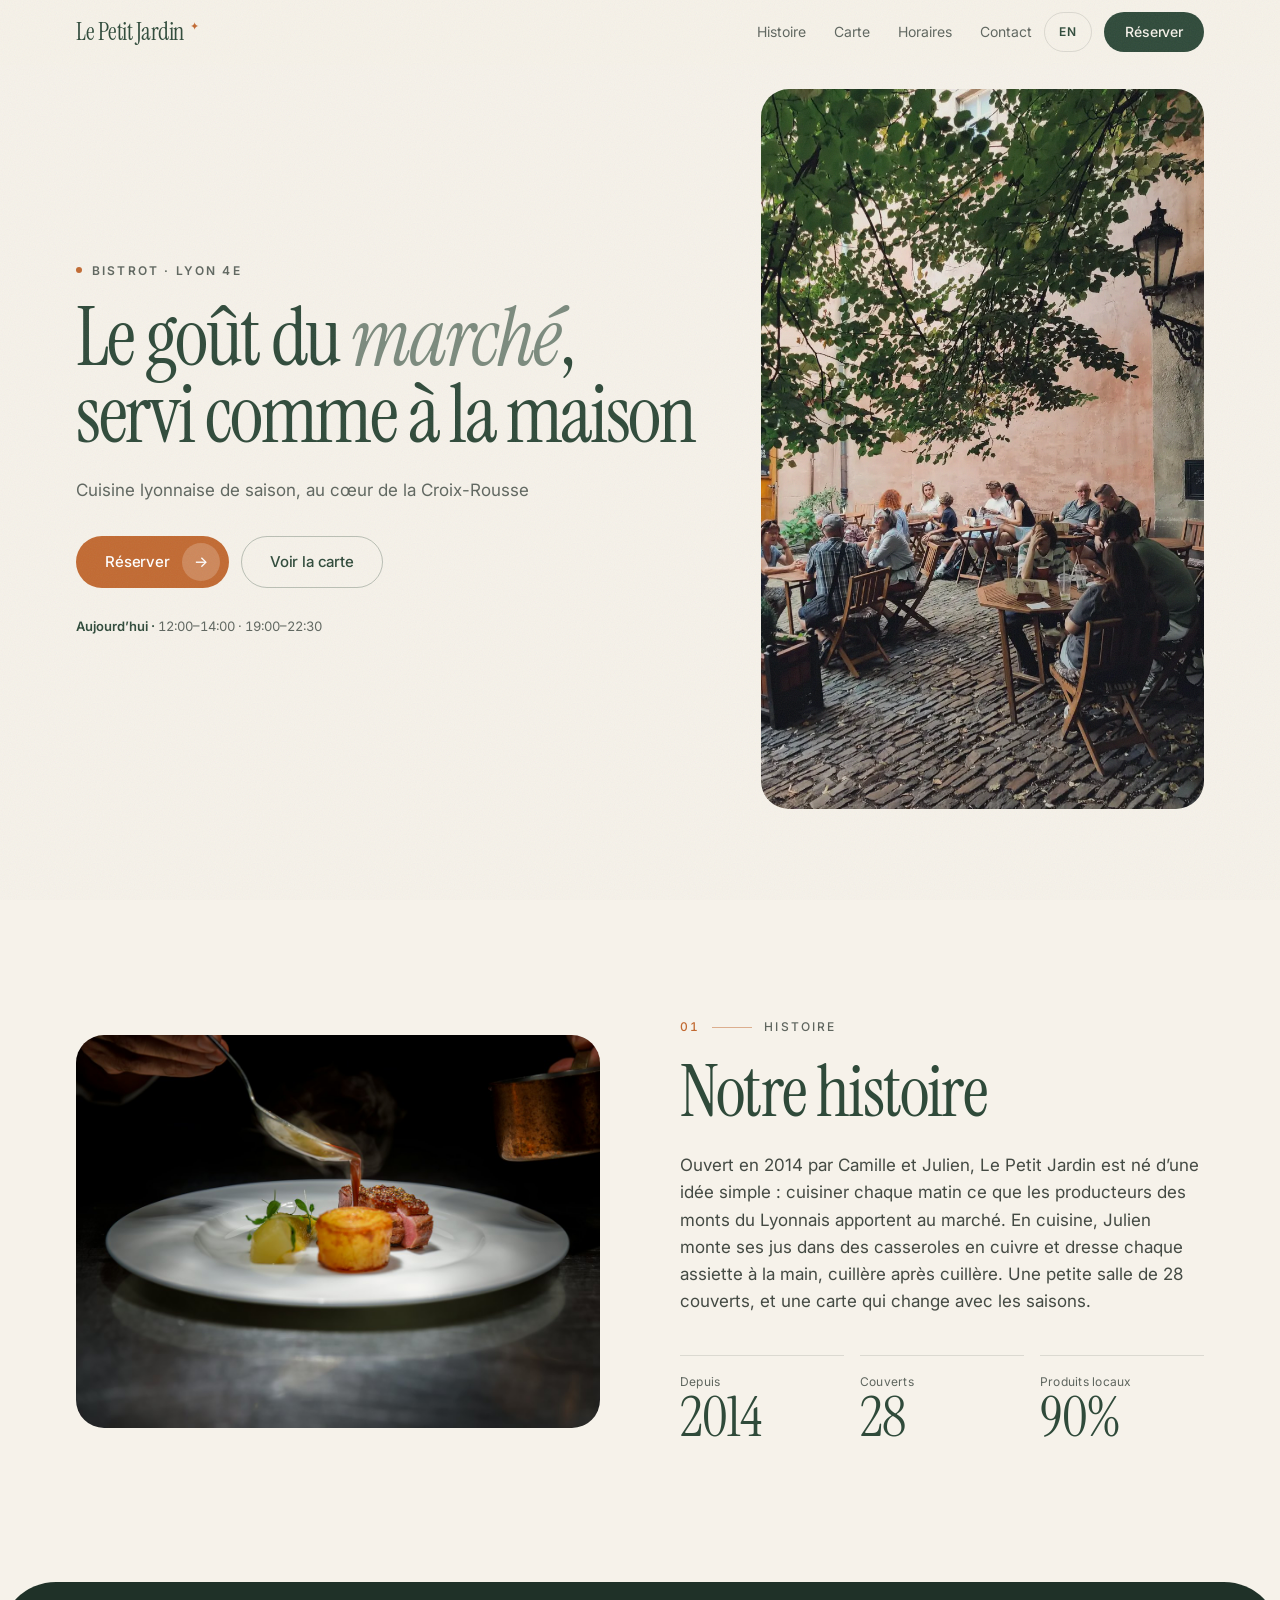
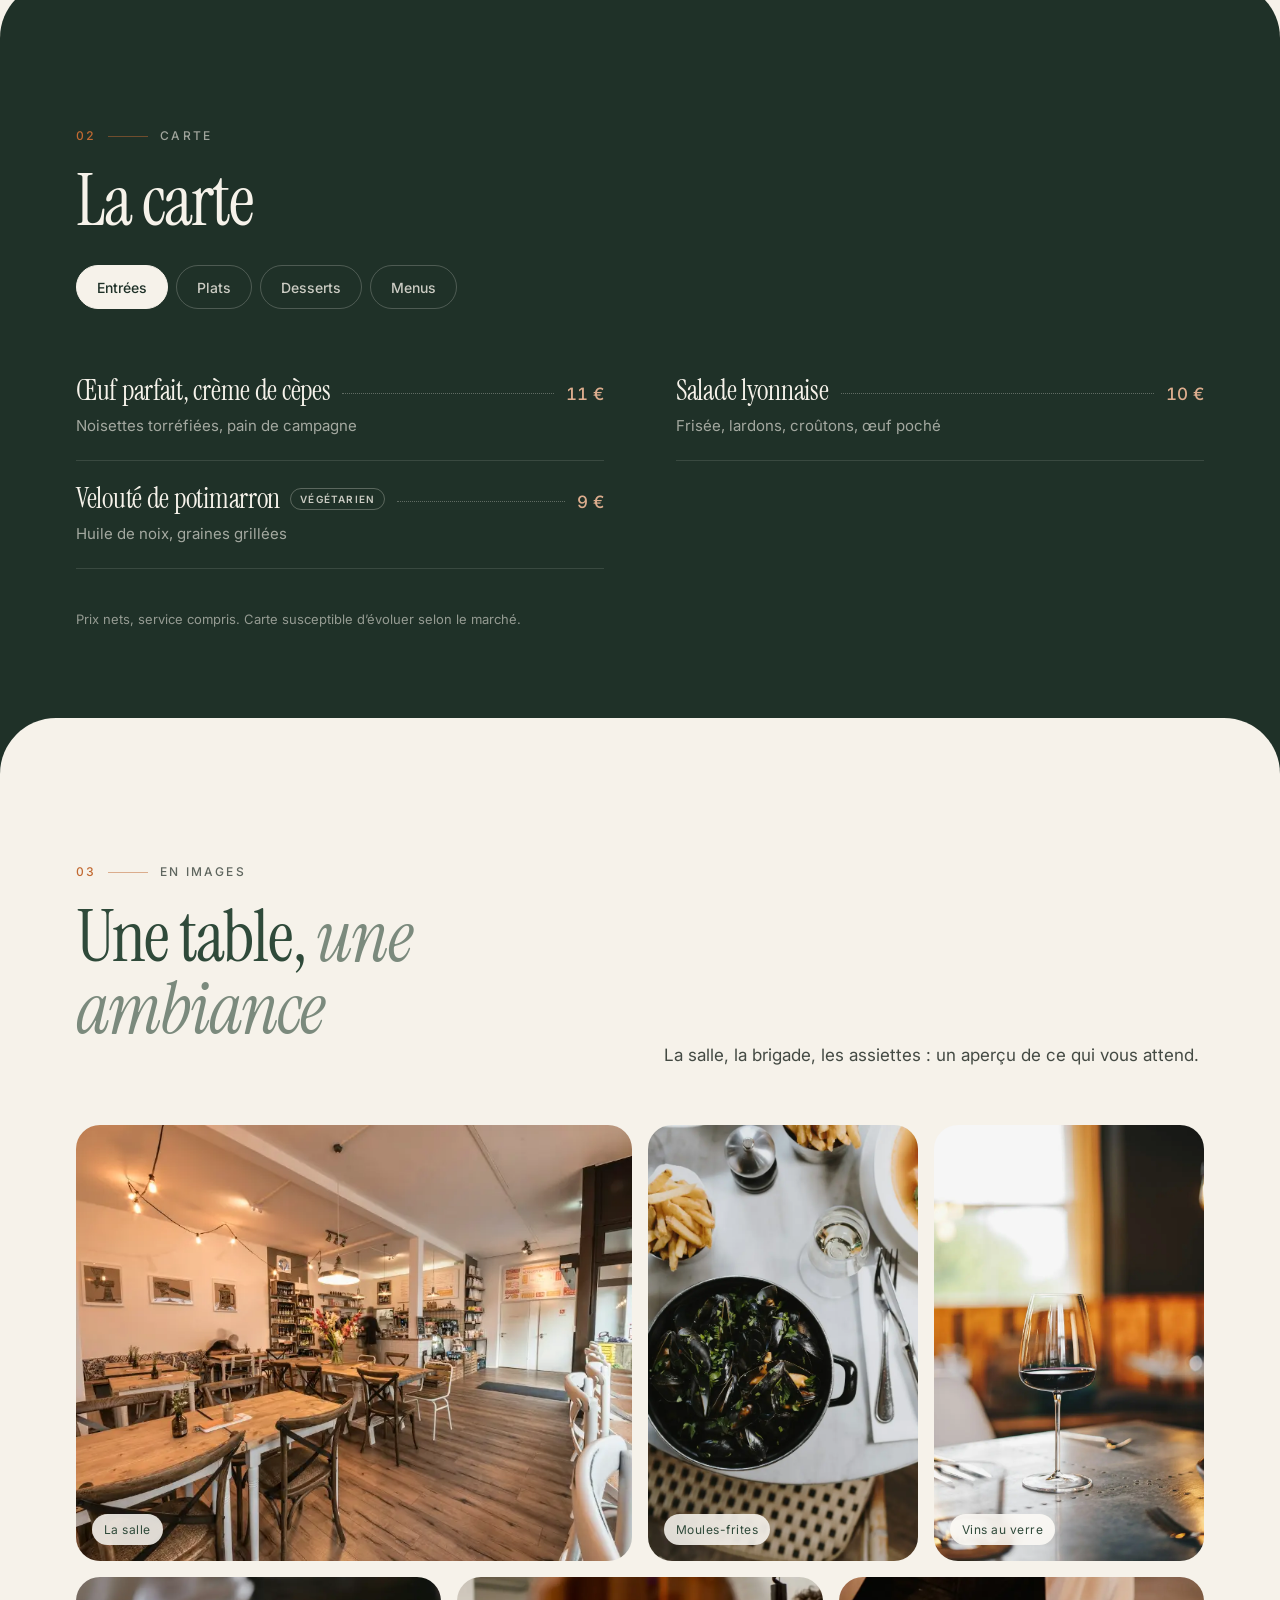
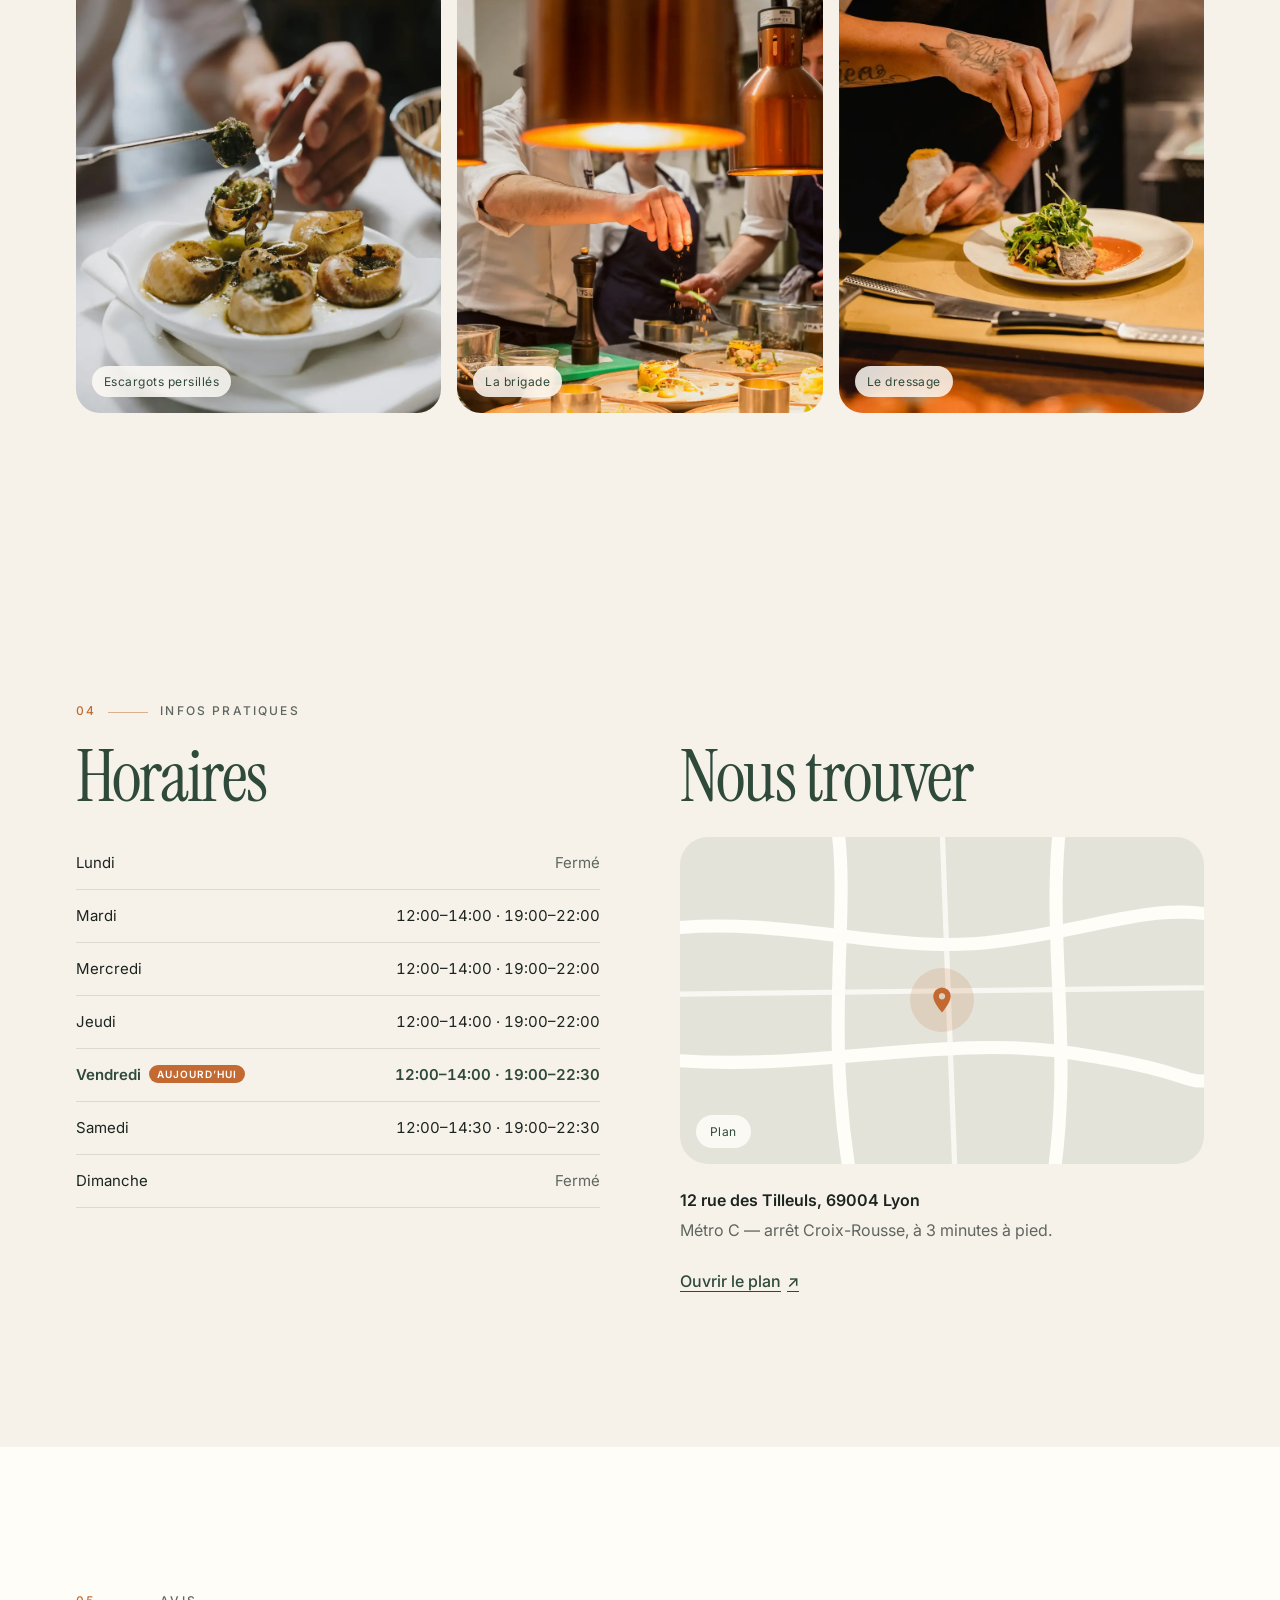
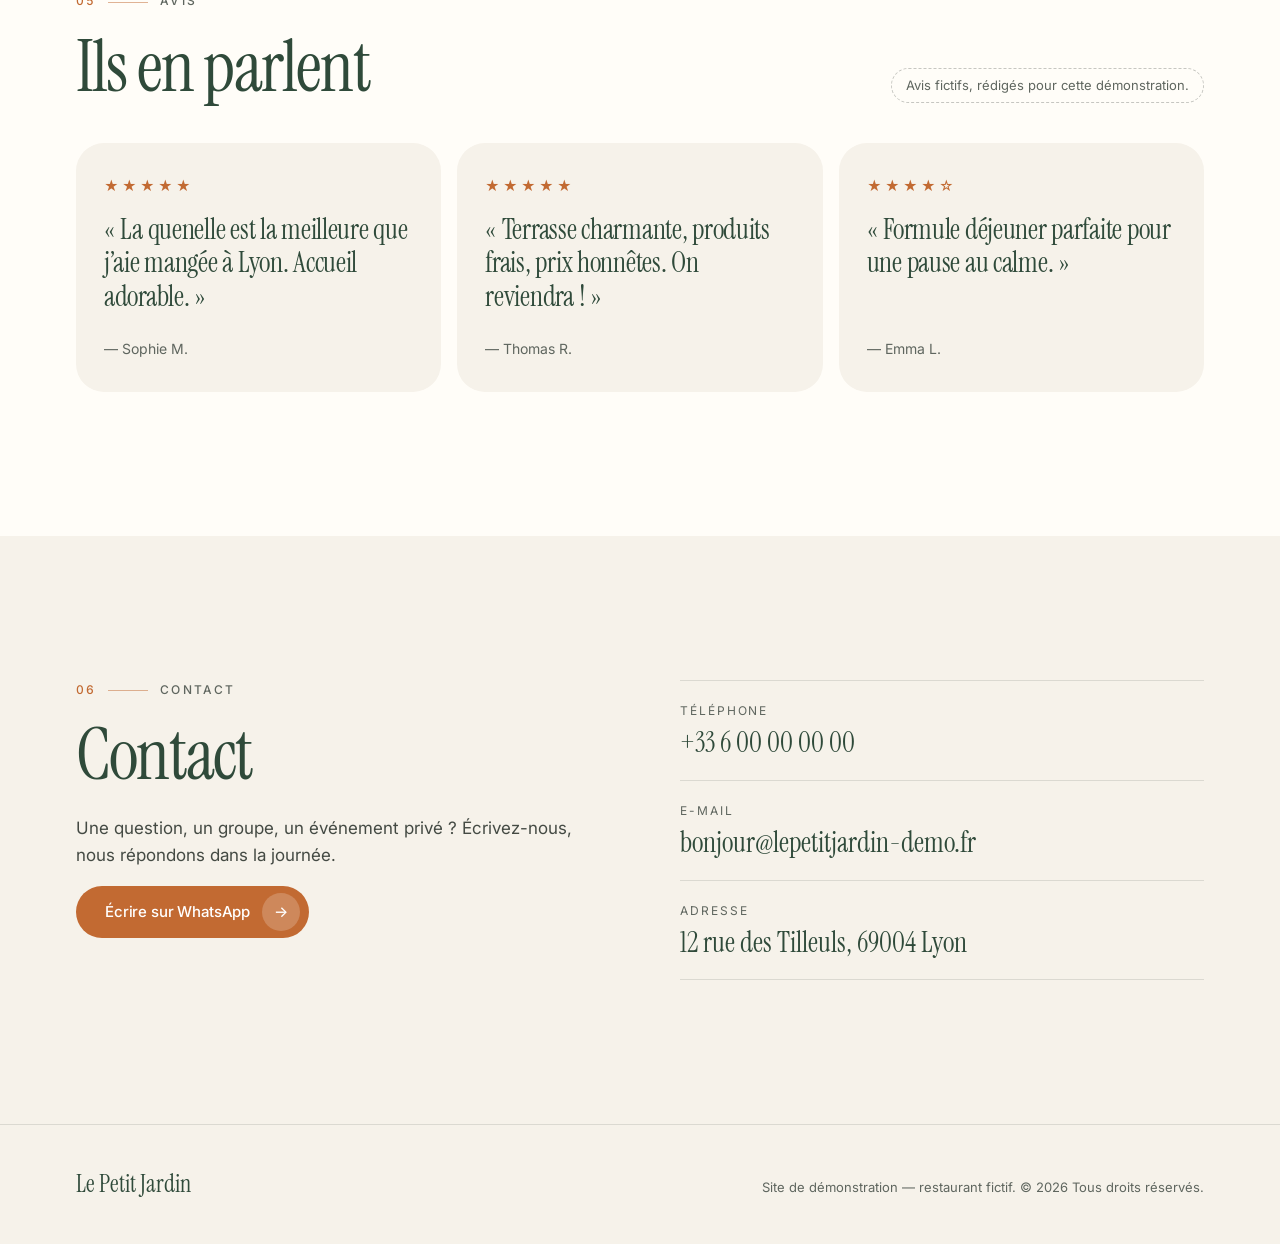
<file: demo-restaurant/index.html>
<!doctype html>
<html lang="fr">
<head>
  <meta charset="utf-8">
  <meta name="viewport" content="width=device-width, initial-scale=1, viewport-fit=cover">
  <title>Restaurant</title>
  <meta name="description" content="">
  <meta name="theme-color" content="#2f4a3a">
  <link rel="icon" href="data:image/svg+xml,%3Csvg xmlns='http://www.w3.org/2000/svg' viewBox='0 0 32 32'%3E%3Crect width='32' height='32' rx='16' fill='%232f4a3a'/%3E%3Cpath d='M16 24c0-7 3-11 8-13-6 0-9 3-8 8-1-4-4-6-8-6 4 2 7 5 8 11z' fill='%23f6f2ea'/%3E%3C/svg%3E">
  <link rel="preconnect" href="https://fonts.googleapis.com">
  <link rel="preconnect" href="https://fonts.gstatic.com" crossorigin>
  <script>document.documentElement.classList.add("js");</script>
  <link rel="stylesheet" href="styles.css">
  <!-- All business content lives in config.js -->
  <script src="config.js"></script>
  <script src="main.js" defer></script>
</head>
<body>
  <a class="skip" href="#main">Aller au contenu</a>
  <div class="grain" aria-hidden="true"></div>

  <header class="topbar" id="top">
    <div class="wrap topbar__inner">
      <a class="brand" href="#top" data-bind="business.name"></a>
      <nav class="nav" aria-label="Navigation">
        <a href="#story" data-t="ui.nav.story"></a>
        <a href="#menu" data-t="ui.nav.menu"></a>
        <a href="#hours" data-t="ui.nav.hours"></a>
        <a href="#contact" data-t="ui.nav.contact"></a>
      </nav>
      <button class="lang" type="button" id="langToggle">EN</button>
      <a class="btn btn--ink btn--nav js-book" href="#" target="_blank" rel="noopener" data-t="ui.book"></a>
    </div>
  </header>

  <main id="main">
    <!-- HERO -->
    <section class="hero">
      <div class="wrap hero__grid">
        <div class="hero__copy">
          <p class="eyebrow in" style="--d:.1s"><span class="dot"></span><span data-t="hero.eyebrow"></span></p>
          <h1 class="in" style="--d:.2s" data-t="hero.title" data-rich></h1>
          <p class="hero__sub in" style="--d:.35s" data-t="business.tagline"></p>
          <div class="hero__actions in" style="--d:.5s">
            <a class="btn btn--accent js-book" href="#" target="_blank" rel="noopener">
              <span data-t="ui.book"></span>
              <span class="btn__arrow" aria-hidden="true">→</span>
            </a>
            <a class="btn btn--ghost" href="#menu" data-t="hero.ctaMenu"></a>
          </div>
          <p class="hero__today in" style="--d:.65s" id="heroToday"></p>
        </div>
        <figure class="frame hero__media in-media" id="heroMedia">
          <svg class="branch" viewBox="0 0 400 500" aria-hidden="true">
            <path class="branch__stem" d="M40 -10 C 120 80, 160 150, 210 230 S 290 380, 360 520"/>
            <path class="branch__stem" d="M210 230 C 170 260, 130 300, 110 360"/>
            <g class="branch__leaves">
              <path d="M95 60 c 30 -8 50 6 52 28 c -26 6 -46 -6 -52 -28z"/>
              <path d="M150 140 c 6 -30 28 -42 50 -34 c -6 26 -26 40 -50 34z"/>
              <path d="M175 190 c -30 -6 -48 8 -48 30 c 26 4 44 -8 48 -30z"/>
              <path d="M250 300 c 30 -10 52 4 56 26 c -26 8 -48 -4 -56 -26z"/>
              <path d="M265 360 c -28 -4 -44 12 -42 34 c 26 2 42 -12 42 -34z"/>
              <path d="M130 320 c -26 -10 -46 0 -50 22 c 24 8 44 0 50 -22z"/>
            </g>
            <g class="branch__blooms">
              <circle cx="232" cy="262" r="5"/><circle cx="244" cy="276" r="4"/><circle cx="236" cy="292" r="4.5"/><circle cx="248" cy="306" r="3.5"/><circle cx="240" cy="320" r="3"/>
              <circle cx="118" cy="372" r="4.5"/><circle cx="126" cy="388" r="3.5"/><circle cx="116" cy="402" r="3"/>
            </g>
          </svg>
          <figcaption class="frame__caption"><span data-t="ui.photoPlaceholder"></span> · <span data-t="hero.photoCaption"></span></figcaption>
        </figure>
      </div>
    </section>

    <!-- STORY -->
    <section class="section" id="story">
      <div class="wrap story">
        <figure class="frame story__media reveal" id="storyMedia">
          <svg class="branch branch--small" viewBox="0 0 400 500" aria-hidden="true">
            <path class="branch__stem" d="M-10 420 C 90 360, 180 300, 260 200 S 360 60, 420 20"/>
            <g class="branch__leaves">
              <path d="M120 360 c 4 -30 26 -44 48 -38 c -4 26 -24 42 -48 38z"/>
              <path d="M220 250 c -28 -10 -48 2 -50 24 c 24 8 44 -2 50 -24z"/>
              <path d="M300 140 c 6 -28 28 -40 50 -32 c -6 26 -26 38 -50 32z"/>
            </g>
          </svg>
          <figcaption class="frame__caption" data-t="ui.photoPlaceholder"></figcaption>
        </figure>
        <div class="reveal">
          <p class="label"><span class="label__num">01</span><span data-t="ui.sectionLabels.story"></span></p>
          <h2 data-t="story.title"></h2>
          <p class="lead" data-t="story.text"></p>
          <dl class="stats" id="stats"></dl>
        </div>
      </div>
    </section>

    <!-- MENU -->
    <section class="section section--dark" id="menu">
      <div class="wrap">
        <div class="menu__head reveal">
          <p class="label"><span class="label__num">02</span><span data-t="ui.sectionLabels.menu"></span></p>
          <h2 data-t="menu.title"></h2>
        </div>
        <div class="tabs reveal" role="tablist" id="menuTabs"></div>
        <div id="menuPanels" class="reveal"></div>
        <p class="note" data-t="menu.note"></p>
      </div>
    </section>

    <!-- GALLERY -->
    <section class="section" id="gallery">
      <div class="wrap">
        <div class="gallery__head reveal">
          <div>
            <p class="label"><span class="label__num">03</span><span data-t="ui.sectionLabels.gallery"></span></p>
            <h2 data-t="gallery.title" data-rich></h2>
          </div>
          <p class="lead" data-t="gallery.text"></p>
        </div>
        <div class="gallery reveal" id="galleryGrid"></div>
      </div>
    </section>

    <!-- HOURS + LOCATION -->
    <section class="section" id="hours">
      <div class="wrap">
        <p class="label reveal"><span class="label__num">04</span><span data-t="ui.sectionLabels.hours"></span></p>
        <div class="grid2">
          <div class="reveal">
            <h2 data-t="hours.title"></h2>
            <ul class="hours" id="hoursList"></ul>
          </div>
          <div class="reveal" id="location">
            <h2 data-t="location.title"></h2>
            <a class="map" id="mapLink" href="#" target="_blank" rel="noopener">
              <svg class="map__streets" viewBox="0 0 400 250" preserveAspectRatio="xMidYMid slice" aria-hidden="true">
                <path d="M-10 70 C 80 60, 160 90, 240 80 S 360 50, 410 60"/>
                <path d="M-10 170 C 100 180, 200 150, 300 165 S 380 190, 410 185"/>
                <path d="M120 -10 C 130 60, 110 140, 130 260"/>
                <path d="M290 -10 C 280 80, 300 160, 285 260"/>
                <path class="minor" d="M-10 120 L 410 115"/>
                <path class="minor" d="M200 -10 L 210 260"/>
              </svg>
              <span class="map__pin">
                <svg viewBox="0 0 24 24" width="30" height="30" aria-hidden="true"><path fill="currentColor" d="M12 2a7 7 0 0 0-7 7c0 5.25 7 13 7 13s7-7.75 7-13a7 7 0 0 0-7-7Zm0 9.5A2.5 2.5 0 1 1 12 6.5a2.5 2.5 0 0 1 0 5Z"/></svg>
              </span>
              <span class="map__label" data-t="ui.mapPlaceholder"></span>
            </a>
            <p class="address" data-bind="contact.address"></p>
            <p class="muted" data-t="location.access"></p>
            <a class="link-arrow" id="mapButton" href="#" target="_blank" rel="noopener"><span data-t="location.mapButton"></span> <span aria-hidden="true">↗</span></a>
          </div>
        </div>
      </div>
    </section>

    <!-- REVIEWS -->
    <section class="section section--surface" id="reviews">
      <div class="wrap">
        <div class="reviews__head reveal">
          <div>
            <p class="label"><span class="label__num">05</span><span data-t="ui.sectionLabels.reviews"></span></p>
            <h2 data-t="reviews.title"></h2>
          </div>
          <p class="disclaimer" data-t="reviews.disclaimer"></p>
        </div>
        <div class="reviews" id="reviewList"></div>
      </div>
    </section>

    <!-- CONTACT -->
    <section class="section" id="contact">
      <div class="wrap contact">
        <div class="reveal">
          <p class="label"><span class="label__num">06</span><span data-t="ui.sectionLabels.contact"></span></p>
          <h2 data-t="contactSection.title"></h2>
          <p class="lead" data-t="contactSection.text"></p>
          <a class="btn btn--accent js-book" href="#" target="_blank" rel="noopener">
            <span data-t="contactSection.whatsappLabel"></span>
            <span class="btn__arrow" aria-hidden="true">→</span>
          </a>
        </div>
        <dl class="contact__list reveal">
          <div><dt data-t="contactSection.phoneLabel"></dt><dd><a id="phoneLink" href="#"></a></dd></div>
          <div><dt data-t="contactSection.emailLabel"></dt><dd><a id="emailLink" href="#"></a></dd></div>
          <div><dt data-t="contactSection.addressLabel"></dt><dd data-bind="contact.address"></dd></div>
        </dl>
      </div>
    </section>
  </main>

  <footer class="footer">
    <div class="wrap footer__inner">
      <p class="footer__brand" data-bind="business.name"></p>
      <p class="muted"><span data-t="business.demoNotice"></span> © <span id="year"></span> <span data-t="ui.rights"></span></p>
    </div>
  </footer>

  <!-- Sticky booking button -->
  <a class="fab js-book" href="#" target="_blank" rel="noopener">
    <svg viewBox="0 0 24 24" width="20" height="20" aria-hidden="true"><path fill="currentColor" d="M12.04 2a9.9 9.9 0 0 0-8.5 15l-1.4 5 5.1-1.34A9.92 9.92 0 1 0 12.04 2Zm0 18.13a8.2 8.2 0 0 1-4.18-1.15l-.3-.18-3.03.8.81-2.95-.2-.31a8.22 8.22 0 1 1 6.9 3.79Zm4.5-6.15c-.25-.12-1.46-.72-1.69-.8-.23-.09-.39-.13-.56.12-.16.25-.64.8-.78.97-.14.16-.29.18-.54.06a6.73 6.73 0 0 1-3.36-2.94c-.25-.44.25-.41.72-1.36.08-.16.04-.3-.02-.43-.06-.12-.56-1.34-.76-1.84-.2-.48-.4-.41-.56-.42h-.48a.92.92 0 0 0-.66.31 2.79 2.79 0 0 0-.87 2.07 4.84 4.84 0 0 0 1.01 2.57 11.08 11.08 0 0 0 4.24 3.75c1.58.68 2.2.74 2.99.62.48-.07 1.46-.6 1.67-1.18.2-.58.2-1.08.14-1.18-.06-.1-.22-.17-.47-.29Z"/></svg>
    <span data-t="ui.book"></span>
  </a>
</body>
</html>
</file>
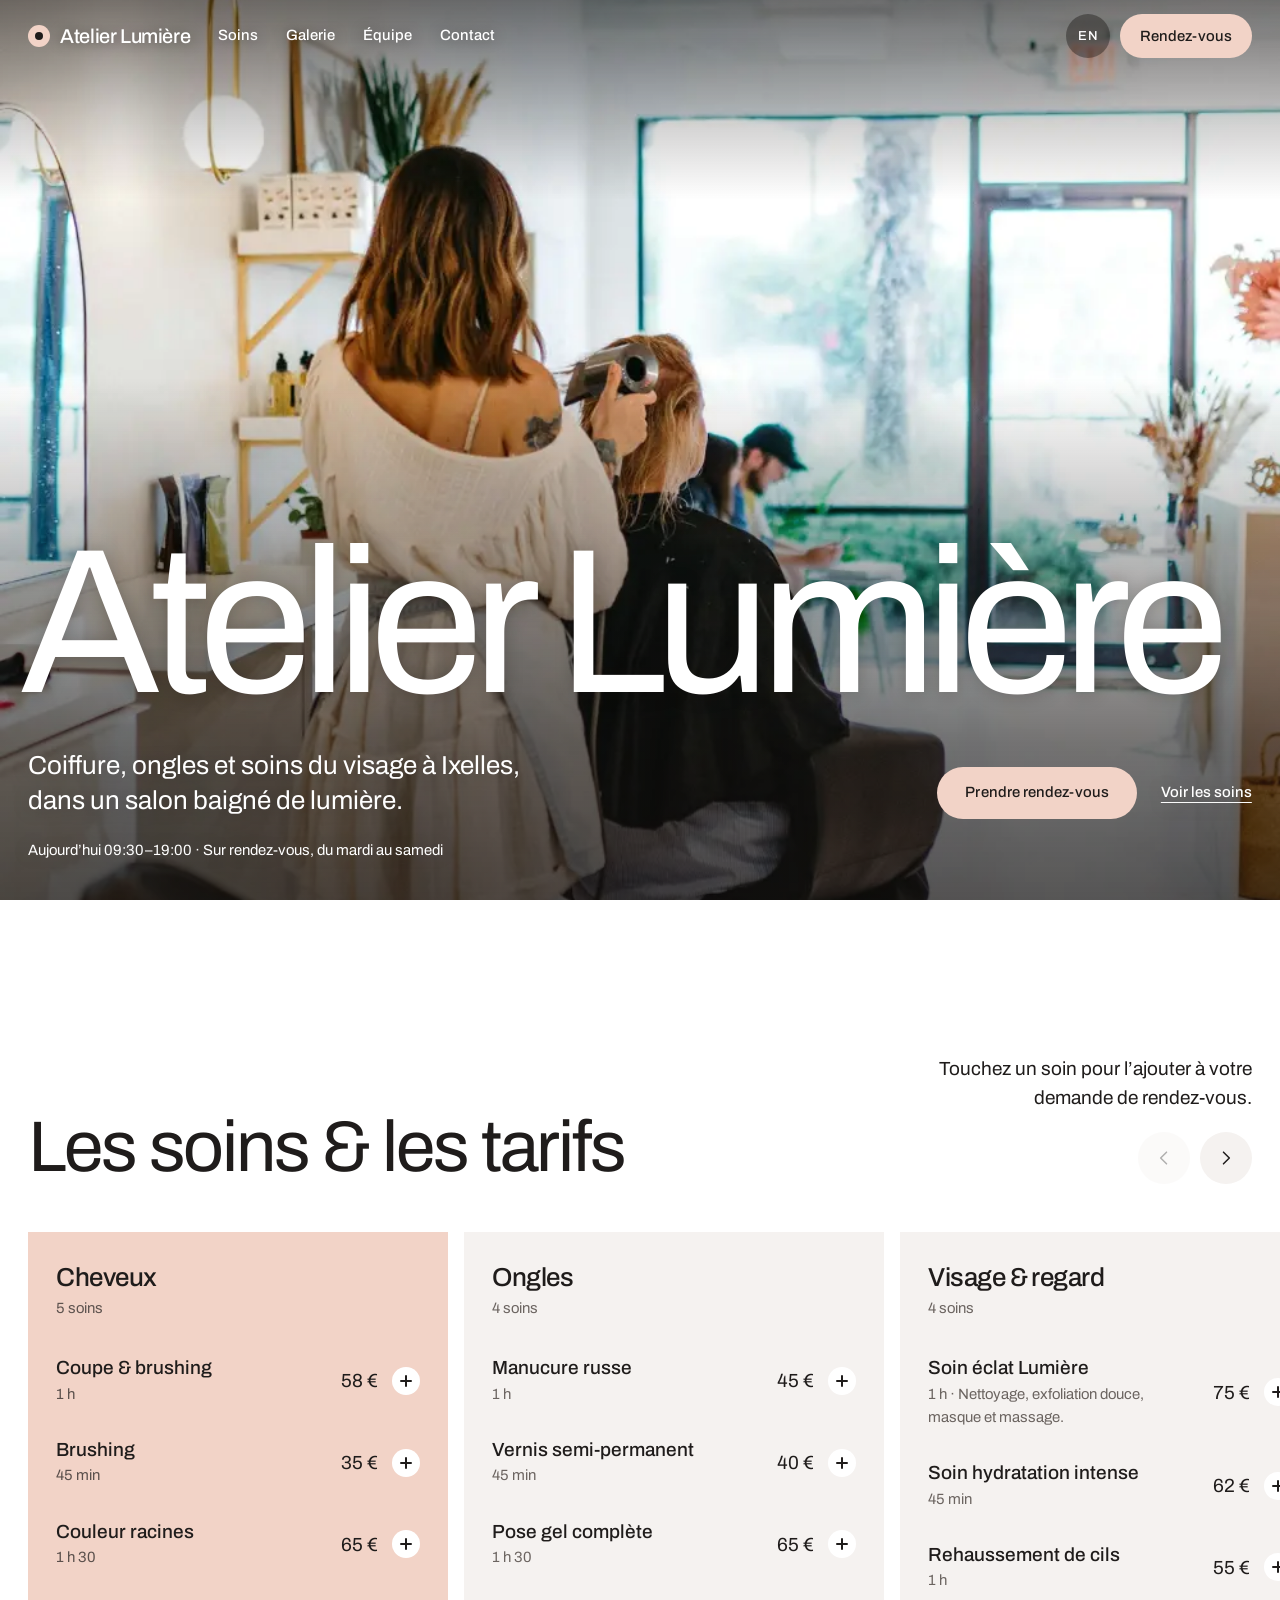
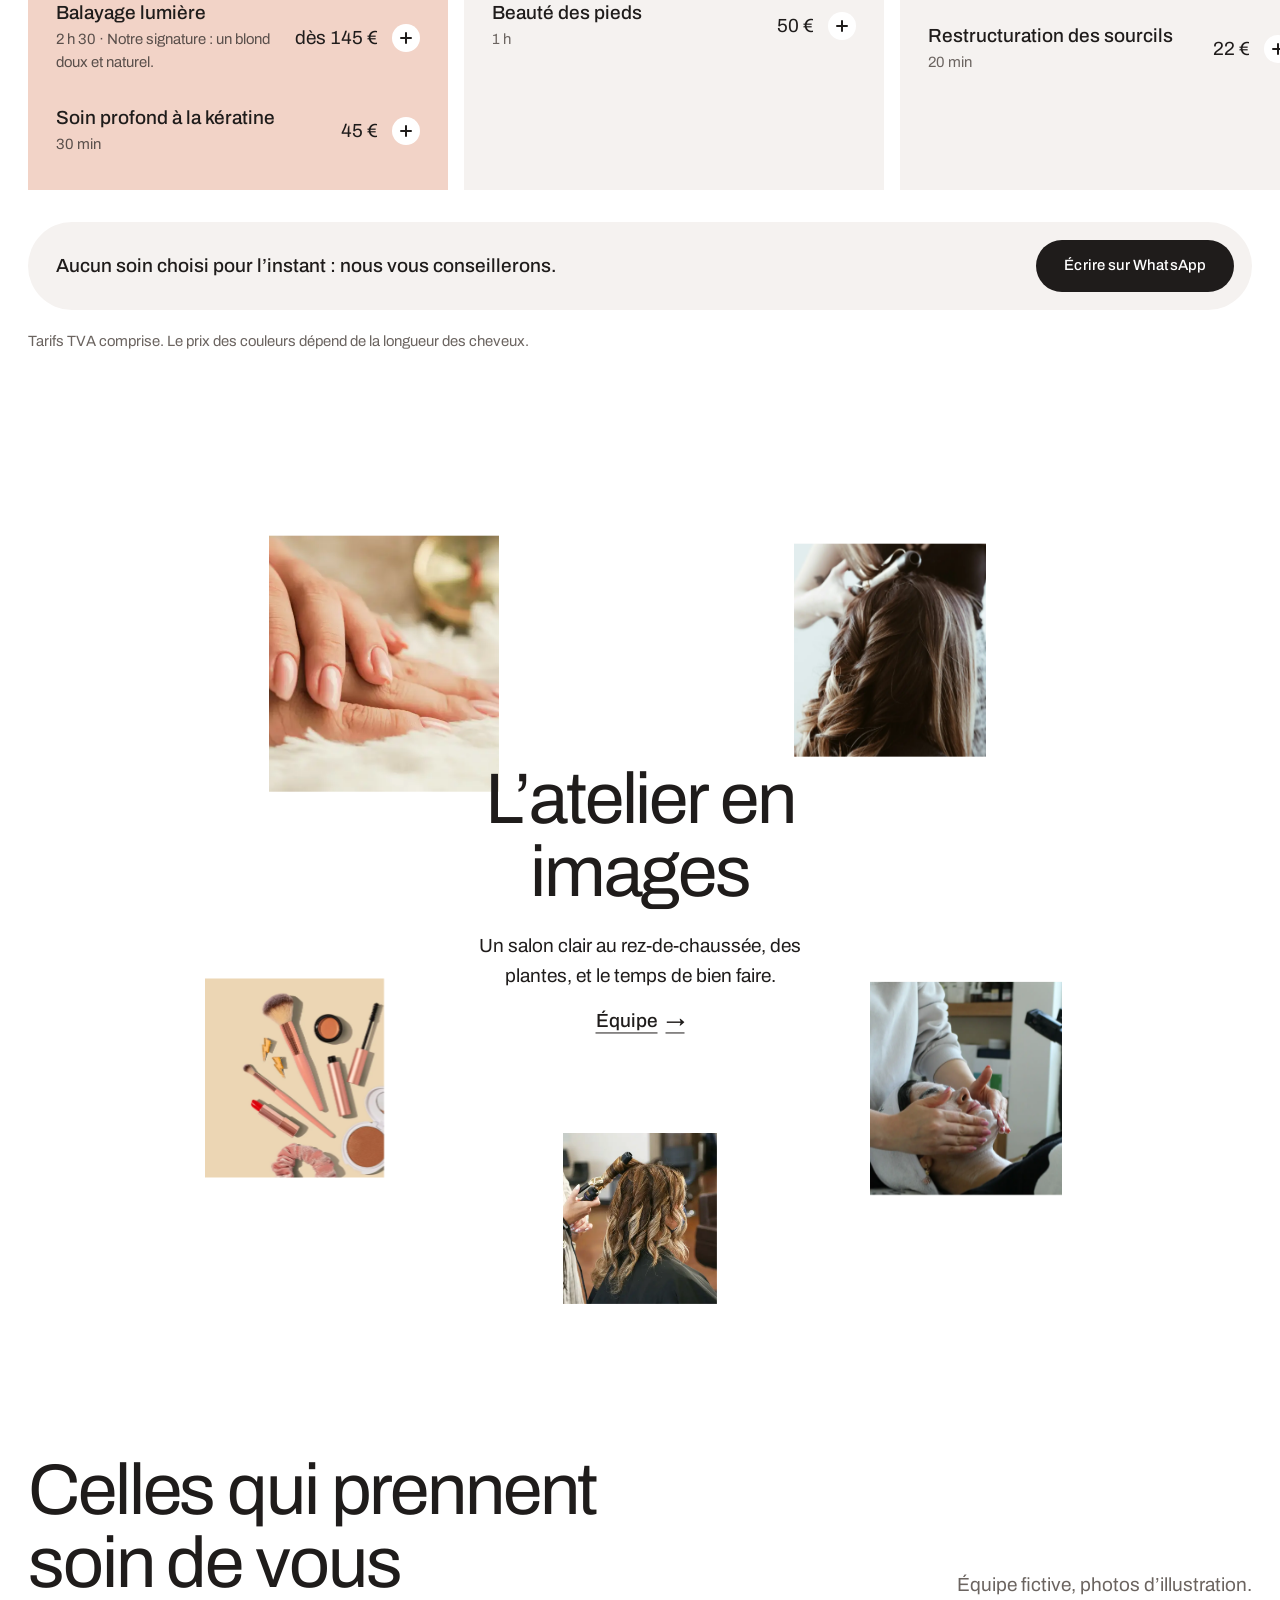
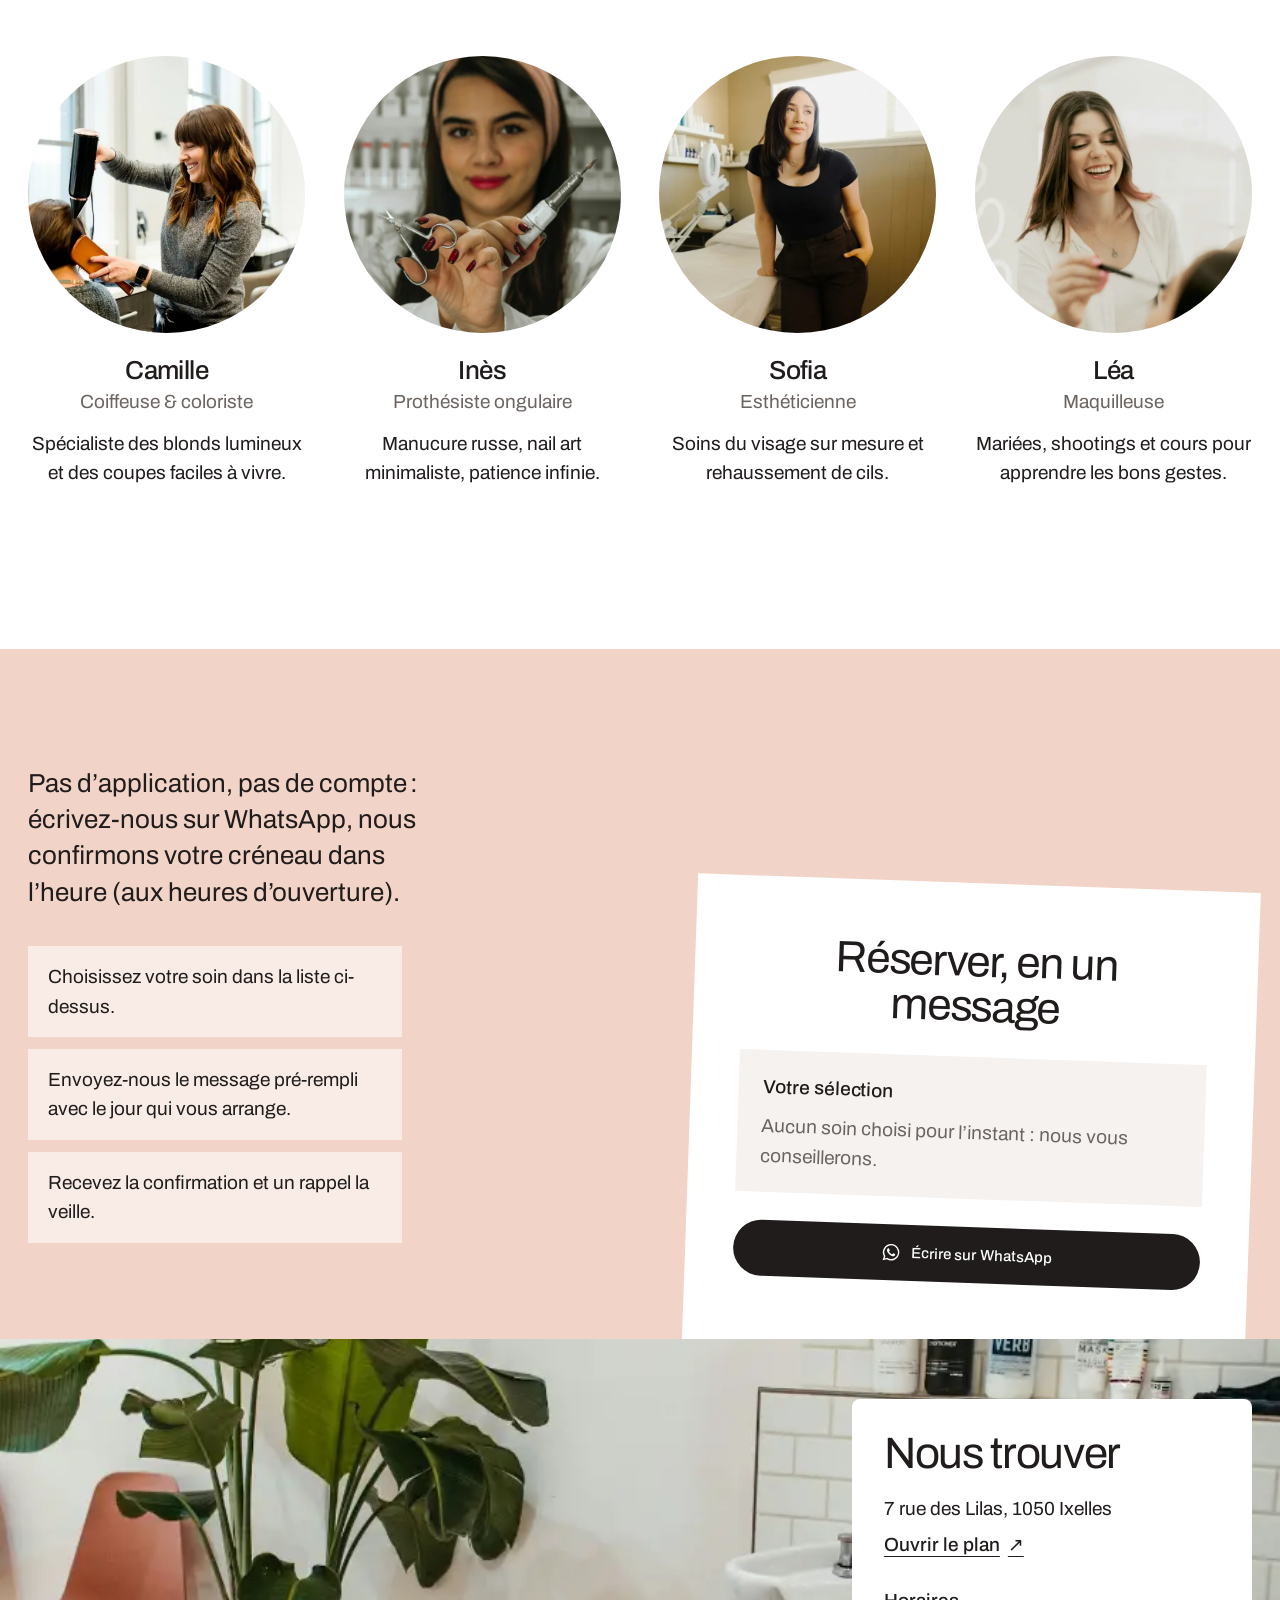
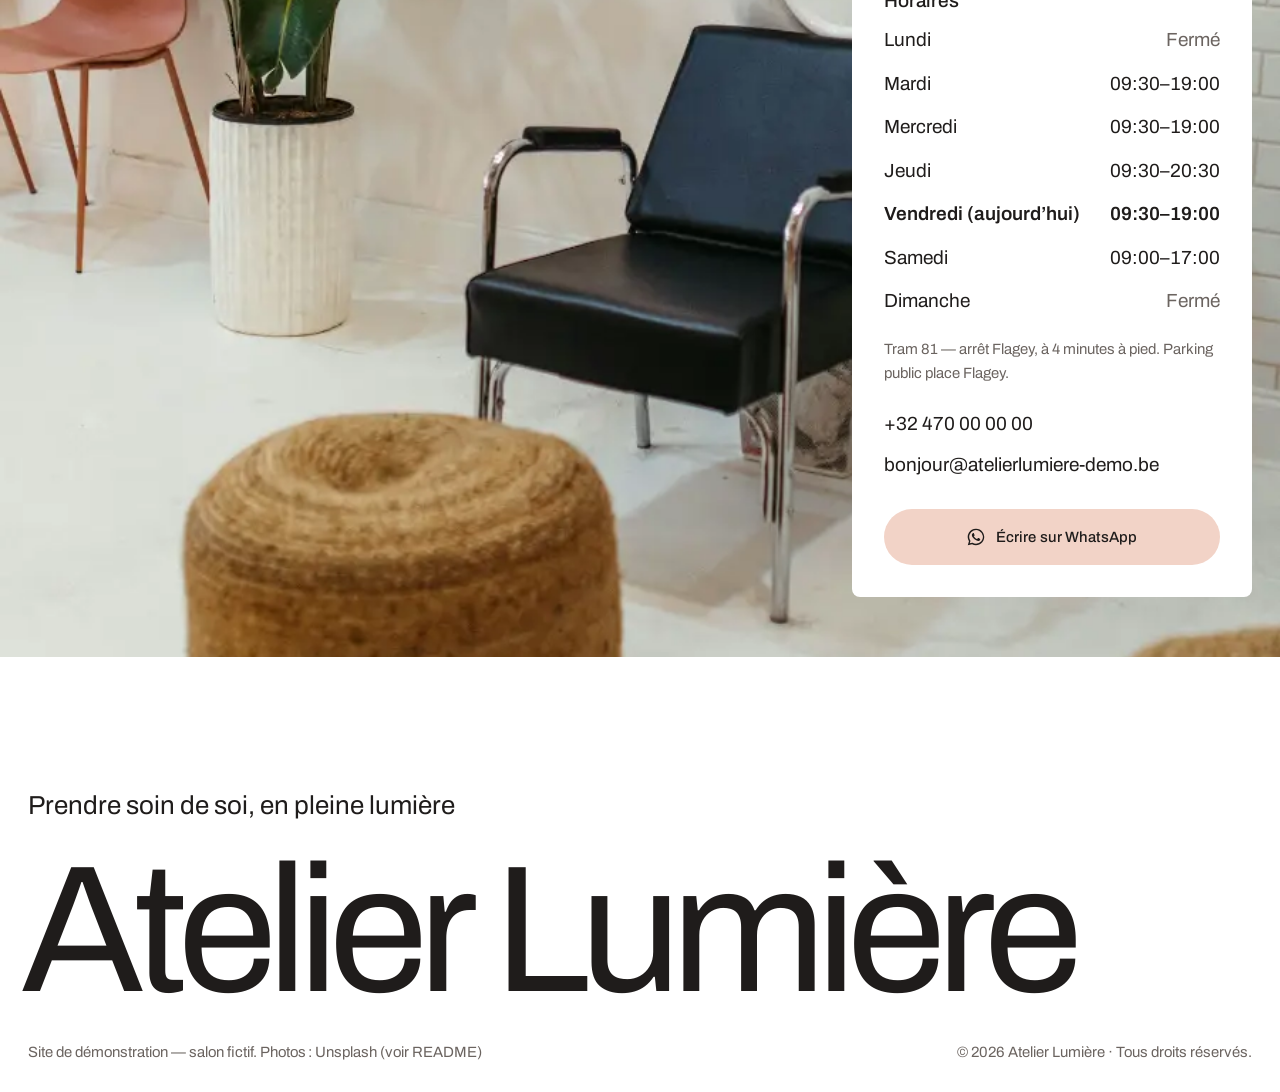
<file: demo-salon/index.html>
<!doctype html>
<html lang="fr">
<head>
  <meta charset="utf-8">
  <meta name="viewport" content="width=device-width, initial-scale=1, viewport-fit=cover">
  <title>Atelier Lumière — Bruxelles</title>
  <meta name="description" content="">
  <meta name="theme-color" content="#ffffff">
  <link rel="icon" href="data:image/svg+xml,%3Csvg xmlns='http://www.w3.org/2000/svg' viewBox='0 0 32 32'%3E%3Ccircle cx='16' cy='16' r='16' fill='%23f2d3c7'/%3E%3Ccircle cx='16' cy='16' r='6' fill='%231f1c1b'/%3E%3C/svg%3E">
  <link rel="preconnect" href="https://fonts.googleapis.com">
  <link rel="preconnect" href="https://fonts.gstatic.com" crossorigin>
  <link rel="stylesheet" href="https://fonts.googleapis.com/css2?family=Archivo:wdth,wght@100,300..600&display=swap">
  <script>document.documentElement.classList.add("js");</script>
  <link rel="stylesheet" href="styles.css">
  <!-- All business content lives in config.js -->
  <script src="config.js"></script>
  <script src="main.js" defer></script>
</head>
<body>
  <a class="skip" href="#main">Aller au contenu</a>

  <header class="bar" id="bar">
    <div class="bar__inner">
      <a class="bar__name" href="#top"><span class="bar__mark" aria-hidden="true"></span><span data-bind="business.name"></span></a>
      <nav class="bar__nav" id="barNav" aria-label="Navigation">
        <a href="#soins" data-t="ui.nav.services"></a>
        <a href="#atelier" data-t="ui.nav.gallery"></a>
        <a href="#equipe" data-t="ui.nav.team"></a>
        <a href="#infos" data-t="ui.nav.contact"></a>
        <a class="pill pill--accent bar__navbook js-book" href="#" target="_blank" rel="noopener"><span data-t="ui.book"></span><span class="count" data-count hidden></span></a>
      </nav>
      <div class="bar__end">
        <button class="lang" type="button" id="langToggle">EN</button>
        <a class="pill pill--accent pill--small bar__book js-book" href="#" target="_blank" rel="noopener"><span data-t="ui.bookShort"></span><span class="count" data-count hidden></span></a>
        <button class="menu-btn" type="button" id="menuBtn" aria-expanded="false" aria-controls="barNav"><span class="menu-btn__icon" aria-hidden="true"></span><span class="sr" id="menuLabel">Menu</span></button>
      </div>
    </div>
  </header>

  <main id="main">
    <!-- HERO: one photograph across the whole screen, the name set on it -->
    <section class="hero" id="top">
      <div class="hero__media" id="heroMedia" aria-hidden="true"></div>
      <div class="hero__text">
        <h1 class="hero__name" data-bind="business.name"></h1>
        <div class="hero__row">
          <p class="hero__lead" data-t="business.tagline"></p>
          <div class="hero__actions">
            <a class="pill pill--accent js-book" href="#" target="_blank" rel="noopener" data-t="ui.book"></a>
            <a class="hero__link" href="#soins" data-t="hero.ctaServices"></a>
          </div>
        </div>
        <p class="hero__note"><span id="heroToday"></span> · <span data-t="hero.badge"></span></p>
      </div>
    </section>

    <!-- SERVICES: cards in a horizontal row; tap a treatment to add it -->
    <section class="services" id="soins" aria-labelledby="soinsTitle">
      <div class="frame services__head">
        <h2 id="soinsTitle" data-t="services.title"></h2>
        <div class="services__side">
          <p data-t="services.intro"></p>
          <div class="scroller-btns">
            <button class="round" type="button" id="prevCard"><svg viewBox="0 0 24 24" width="20" height="20" aria-hidden="true"><path d="M15 5l-7 7 7 7" fill="none" stroke="currentColor" stroke-width="1.8" stroke-linecap="round" stroke-linejoin="round"/></svg></button>
            <button class="round" type="button" id="nextCard"><svg viewBox="0 0 24 24" width="20" height="20" aria-hidden="true"><path d="M9 5l7 7-7 7" fill="none" stroke="currentColor" stroke-width="1.8" stroke-linecap="round" stroke-linejoin="round"/></svg></button>
          </div>
        </div>
      </div>
      <ul class="cards" id="cards" tabindex="0"></ul>
      <div class="frame">
        <div class="pickbar" id="pickbar" aria-live="polite">
          <p class="pickbar__text" id="pickbarText"></p>
          <a class="pill pill--ink js-book" href="#" target="_blank" rel="noopener" data-t="booking.button"></a>
        </div>
        <p class="note" data-t="services.note"></p>
      </div>
    </section>

    <!-- GALLERY: photographs gathered round a heading -->
    <section class="atelier" id="atelier" aria-labelledby="atelierTitle">
      <div class="frame mosaic" id="mosaic">
        <div class="mosaic__head">
          <h2 id="atelierTitle" data-t="gallery.title"></h2>
          <p data-t="gallery.text"></p>
          <a class="text-link" href="#equipe"><span data-t="ui.nav.team"></span> <span aria-hidden="true">→</span></a>
        </div>
      </div>
    </section>

    <!-- TEAM: round portraits in a row -->
    <section class="team" id="equipe" aria-labelledby="teamTitle">
      <div class="frame team__head">
        <h2 id="teamTitle" data-t="team.title"></h2>
        <p class="muted" data-t="team.disclaimer"></p>
      </div>
      <ul class="people" id="people"></ul>
    </section>

    <!-- BOOKING: a reply card on a blush band -->
    <section class="booking" id="rendez-vous" aria-labelledby="bookTitle">
      <div class="frame booking__grid">
        <div class="booking__side">
          <p class="booking__text" data-t="booking.text"></p>
          <ol class="reply-steps" id="steps"></ol>
        </div>
        <div class="card-reply">
          <h2 id="bookTitle" data-t="booking.title"></h2>
          <div class="picked">
            <p class="picked__title" data-t="ui.picked"></p>
            <ul class="picked__list" id="pickedList"></ul>
            <p class="picked__total" id="pickedTotal"></p>
            <button class="text-btn" type="button" id="clearPicks" data-t="ui.clear"></button>
          </div>
          <a class="pill pill--ink pill--wide js-book" href="#" target="_blank" rel="noopener">
            <svg viewBox="0 0 24 24" width="20" height="20" aria-hidden="true"><use href="#i-wa"/></svg>
            <span data-t="booking.button"></span>
          </a>
        </div>
      </div>
    </section>

    <!-- HOURS + CONTACT: one visit card on a full-width photograph -->
    <section class="visit" id="infos" aria-labelledby="visitTitle">
      <div class="visit__photo" id="visitPhoto"></div>
      <div class="frame visit__frame">
        <div class="visit__card">
          <h2 id="visitTitle" data-t="contactSection.title"></h2>
          <p class="visit__address"><span data-bind="contact.address"></span><br><a class="text-link" id="mapLink" href="#" target="_blank" rel="noopener"><span data-t="contactSection.mapButton"></span> <span aria-hidden="true">↗</span></a></p>
          <h3 class="visit__sub" id="hours" data-t="hours.title"></h3>
          <ul class="visit__hours" id="hoursList"></ul>
          <p class="visit__access" data-t="hours.access"></p>
          <p class="visit__contact">
            <a id="phoneLink" href="#"></a><br>
            <a id="emailLink" href="#"></a>
          </p>
          <a class="pill pill--accent pill--wide js-book" href="#" target="_blank" rel="noopener">
            <svg viewBox="0 0 24 24" width="20" height="20" aria-hidden="true"><use href="#i-wa"/></svg>
            <span data-t="booking.button"></span>
          </a>
        </div>
      </div>
    </section>
  </main>

  <footer class="footer">
    <div class="frame">
      <p class="footer__line" data-t="hero.title"></p>
      <p class="footer__name" data-bind="business.name" aria-hidden="true"></p>
      <div class="footer__small">
        <p><span data-t="business.demoNotice"></span> <span data-t="ui.photoCredits"></span></p>
        <p>© <span id="year"></span> <span data-bind="business.name"></span> · <span data-t="ui.rights"></span></p>
      </div>
    </div>
  </footer>

  <!-- Floating booking button (phones only) -->
  <a class="fab pill pill--accent js-book" href="#" target="_blank" rel="noopener">
    <svg viewBox="0 0 24 24" width="20" height="20" aria-hidden="true"><use href="#i-wa"/></svg>
    <span data-t="ui.bookShort"></span><span class="count" data-count hidden></span>
  </a>

  <svg width="0" height="0" style="position:absolute" aria-hidden="true">
    <symbol id="i-wa" viewBox="0 0 24 24"><path fill="currentColor" d="M12.04 2a9.9 9.9 0 0 0-8.5 15l-1.4 5 5.1-1.34A9.92 9.92 0 1 0 12.04 2Zm0 18.13a8.2 8.2 0 0 1-4.18-1.15l-.3-.18-3.03.8.81-2.95-.2-.31a8.22 8.22 0 1 1 6.9 3.79Zm4.5-6.15c-.25-.12-1.46-.72-1.69-.8-.23-.09-.39-.13-.56.12-.16.25-.64.8-.78.97-.14.16-.29.18-.54.06a6.73 6.73 0 0 1-3.36-2.94c-.25-.44.25-.41.72-1.36.08-.16.04-.3-.02-.43-.06-.12-.56-1.34-.76-1.84-.2-.48-.4-.41-.56-.42h-.48a.92.92 0 0 0-.66.31 2.79 2.79 0 0 0-.87 2.07 4.84 4.84 0 0 0 1.01 2.57 11.08 11.08 0 0 0 4.24 3.75c1.58.68 2.2.74 2.99.62.48-.07 1.46-.6 1.67-1.18.2-.58.2-1.08.14-1.18-.06-.1-.22-.17-.47-.29Z"/></symbol>
  </svg>
</body>
</html>
</file>
<file: demo-restaurant/styles.css>
/* Colors and fonts are injected from config.js — values here are fallbacks. */
html, body { background: var(--bg, #f6f2ea); }

:root {
  --primary: #2f4a3a;
  --accent: #c26a32;
  --bg: #f6f2ea;
  --surface: #fffdf8;
  --dark: #1f3128;
  --text: #1c241f;
  --muted: #5f665f;
  --font-heading: Georgia, serif;
  --font-body: system-ui, -apple-system, "Segoe UI", sans-serif;
  --line: color-mix(in srgb, var(--text) 12%, transparent);
  --ease-out: cubic-bezier(.22, 1, .36, 1);
  --ease: cubic-bezier(.4, 0, .2, 1);
  --topbar-h: 64px;
  --gutter: 20px;
}

*, *::before, *::after { box-sizing: border-box; }
html { scroll-behavior: smooth; scroll-padding-top: var(--topbar-h); -webkit-text-size-adjust: 100%; overflow-x: clip; }
body {
  margin: 0;
  color: var(--text);
  font-family: var(--font-body);
  font-size: 16px;
  line-height: 1.6;
  -webkit-font-smoothing: antialiased;
  -moz-osx-font-smoothing: grayscale;
}
::selection { background: color-mix(in srgb, var(--accent) 30%, transparent); }
img { max-width: 100%; display: block; }
a { color: inherit; }
[hidden] { display: none !important; }
h1, h2, h3 { font-family: var(--font-heading); font-weight: 400; margin: 0; color: var(--primary); }
h1 { font-size: clamp(48px, 11vw, 112px); line-height: .95; letter-spacing: -.03em; }
h1 em, h2 em { font-style: italic; color: color-mix(in srgb, var(--primary) 62%, var(--bg)); }
h2 { font-size: clamp(40px, 6.5vw, 72px); line-height: 1; letter-spacing: -.025em; margin-bottom: 24px; }
p { margin: 0 0 16px; }

.wrap { width: 100%; max-width: 1240px; margin: 0 auto; padding: 0 var(--gutter); }
.muted { color: var(--muted); }
.lead { font-size: 17px; max-width: 34rem; color: color-mix(in srgb, var(--text) 82%, transparent); }

.skip { position: absolute; left: -999px; top: 8px; background: var(--primary); color: #fff; padding: 8px 12px; border-radius: 8px; z-index: 100; }
.skip:focus { left: 8px; }
:focus-visible { outline: 2px solid var(--accent); outline-offset: 3px; border-radius: 6px; }

/* Grain unifies the cream and kills banding */
.grain {
  position: fixed; inset: 0; z-index: 60; pointer-events: none; opacity: .07;
  background-image: url("data:image/svg+xml,%3Csvg xmlns='http://www.w3.org/2000/svg' width='160' height='160'%3E%3Cfilter id='n'%3E%3CfeTurbulence type='fractalNoise' baseFrequency='.85' numOctaves='2' stitchTiles='stitch'/%3E%3C/filter%3E%3Crect width='100%25' height='100%25' filter='url(%23n)'/%3E%3C/svg%3E");
}

/* ---------- Micro labels ---------- */
.label {
  display: flex; align-items: center; gap: 12px;
  font-size: 12px; font-weight: 500; letter-spacing: .18em; text-transform: uppercase;
  color: var(--muted); margin-bottom: 20px;
}
.label__num { font-variant-numeric: tabular-nums; color: var(--accent); }
.label__num::after { content: ""; display: inline-block; width: 40px; height: 1px; background: currentColor; opacity: .5; margin-left: 12px; vertical-align: middle; }

/* ---------- Top bar ---------- */
.topbar {
  position: sticky; top: 0; z-index: 40;
  background: color-mix(in srgb, var(--bg) 82%, transparent);
  backdrop-filter: saturate(140%) blur(14px);
  -webkit-backdrop-filter: saturate(140%) blur(14px);
  border-bottom: 1px solid transparent;
  transition: border-color .3s var(--ease);
}
.topbar.is-scrolled { border-bottom-color: var(--line); }
.topbar__inner { display: flex; align-items: center; gap: 12px; height: var(--topbar-h); }
.brand {
  font-family: var(--font-heading); font-size: 24px; letter-spacing: -.02em;
  color: var(--primary); text-decoration: none; margin-right: auto; white-space: nowrap;
}
.brand::after { content: "✦"; font-size: 11px; color: var(--accent); margin-left: 6px; vertical-align: 10px; }
.nav { display: none; gap: 28px; }
.nav a { position: relative; text-decoration: none; font-size: 14px; color: var(--muted); transition: color .2s var(--ease); }
.nav a::after { content: ""; position: absolute; left: 0; right: 0; bottom: -4px; height: 1px; background: currentColor; transform: scaleX(0); transform-origin: left; transition: transform .3s var(--ease); }
.nav a:hover { color: var(--primary); }
.nav a:hover::after { transform: scaleX(1); }
.lang {
  font: 600 12px/1 var(--font-body); letter-spacing: .1em;
  border: 1px solid var(--line); background: transparent; color: var(--primary);
  border-radius: 999px; min-width: 44px; height: 40px; padding: 0 14px; cursor: pointer;
  transition: border-color .2s var(--ease), background .2s var(--ease);
}
.lang:hover { border-color: var(--primary); background: var(--surface); }

/* ---------- Buttons ---------- */
.btn {
  display: inline-flex; align-items: center; justify-content: center; gap: 12px;
  min-height: 52px; padding: 0 28px; border-radius: 999px;
  font-size: 15px; font-weight: 500; text-decoration: none; letter-spacing: -.01em;
  border: 1px solid transparent; cursor: pointer;
  transition: background .2s var(--ease), transform .2s var(--ease), border-color .2s var(--ease);
}
.btn:active { transform: scale(.97); }
.btn--accent { background: var(--accent); color: #fff; padding-right: 8px; }
.btn--accent:hover { background: color-mix(in srgb, var(--accent) 88%, #000); }
.btn__arrow {
  display: grid; place-items: center; width: 38px; height: 38px; border-radius: 50%;
  background: color-mix(in srgb, #fff 20%, transparent); transition: transform .3s var(--ease-out);
}
.btn:hover .btn__arrow { transform: translateX(3px); }
.btn--ghost { border-color: color-mix(in srgb, var(--primary) 30%, transparent); color: var(--primary); }
.btn--ghost:hover { border-color: var(--primary); background: color-mix(in srgb, var(--primary) 5%, transparent); }
.btn--ink { background: var(--primary); color: var(--bg); }
.btn--ink:hover { background: color-mix(in srgb, var(--primary) 85%, #000); }
.btn--nav { display: none; min-height: 40px; padding: 0 20px; font-size: 14px; }

.link-arrow { display: inline-flex; gap: 6px; font-weight: 500; color: var(--primary); text-underline-offset: 4px; min-height: 44px; align-items: center; }

/* ---------- Media frames & placeholder ---------- */
.frame {
  position: relative; margin: 0; overflow: hidden; border-radius: 28px;
  background-color: color-mix(in srgb, var(--primary) 11%, var(--bg));
  background-size: cover; background-position: center;
}
.frame.has-image .branch, .frame.has-image .frame__caption { display: none; }
.frame__caption {
  position: absolute; left: 16px; bottom: 16px; z-index: 2;
  font-size: 12px; letter-spacing: .04em; color: var(--primary);
  background: color-mix(in srgb, var(--surface) 82%, transparent);
  backdrop-filter: blur(8px); -webkit-backdrop-filter: blur(8px);
  padding: 7px 14px; border-radius: 999px;
}
.branch { position: absolute; inset: 0; width: 100%; height: 100%; }
.branch__stem { fill: none; stroke: color-mix(in srgb, var(--primary) 55%, transparent); stroke-width: 2; stroke-linecap: round; }
.branch__leaves path { fill: color-mix(in srgb, var(--primary) 26%, transparent); stroke: color-mix(in srgb, var(--primary) 50%, transparent); stroke-width: 1.2; }
.branch__blooms circle { fill: color-mix(in srgb, var(--accent) 55%, transparent); }

/* ---------- Hero ---------- */
.hero { padding: 28px 0 56px; }
.hero__grid { display: grid; gap: 36px; }
.eyebrow { display: flex; align-items: center; gap: 10px; font-size: 12px; font-weight: 600; letter-spacing: .18em; text-transform: uppercase; color: var(--muted); margin-bottom: 20px; }
.dot { width: 6px; height: 6px; border-radius: 50%; background: var(--accent); }
.hero h1 { max-width: 11ch; }
.hero__sub { font-size: 17px; color: var(--muted); max-width: 30rem; margin-top: 24px; }
.hero__actions { display: flex; flex-wrap: wrap; gap: 12px; margin-top: 32px; }
.hero__today { margin: 28px 0 0; font-size: 13px; color: var(--muted); font-variant-numeric: tabular-nums; }
.hero__today strong { color: var(--primary); font-weight: 600; }
.hero__media { aspect-ratio: 4 / 5; background-position: center 62%; }

/* ---------- Sections ---------- */
.section { padding: 96px 0; }
.section--surface { background: var(--surface); }
.section--dark {
  background: var(--dark); color: var(--bg);
  border-radius: 36px 36px 0 0; margin-top: -8px; position: relative; z-index: 1;
}
.section--dark h2, .section--dark h3 { color: var(--bg); }
.section--dark h2 em { color: color-mix(in srgb, var(--bg) 60%, var(--dark)); }
.section--dark .label { color: color-mix(in srgb, var(--bg) 60%, transparent); }
.section--dark + .section { border-radius: 36px 36px 0 0; margin-top: -36px; position: relative; z-index: 2; background: var(--bg); }

/* Gallery */
.gallery__head { display: grid; gap: 8px 48px; margin-bottom: 40px; }
.gallery__head .lead { margin: 0; }
.gallery { display: grid; grid-template-columns: 1fr 1fr; gap: 12px; }
.gallery__item { border-radius: 20px; aspect-ratio: 4 / 5; }
.gallery__item--1 { grid-column: span 2; aspect-ratio: 3 / 2; }
.gallery__item--6 { grid-column: span 2; aspect-ratio: 3 / 2; background-position: center 40%; }
.gallery__cap {
  position: absolute; left: 12px; bottom: 12px;
  font-size: 12px; letter-spacing: .04em; color: var(--primary);
  background: color-mix(in srgb, var(--surface) 84%, transparent);
  backdrop-filter: blur(8px); -webkit-backdrop-filter: blur(8px);
  padding: 6px 12px; border-radius: 999px;
}

/* Story */
.story { display: grid; gap: 48px; align-items: center; }
.story__media { aspect-ratio: 4 / 3; }
.stats { display: grid; grid-template-columns: repeat(3, 1fr); gap: 16px; margin: 40px 0 0; }
.stats div { border-top: 1px solid var(--line); padding-top: 16px; }
.stats dt { font-size: 12px; color: var(--muted); letter-spacing: .02em; order: 2; }
.stats dd { margin: 0 0 4px; font-family: var(--font-heading); font-size: clamp(40px, 8vw, 56px); line-height: .9; letter-spacing: -.02em; color: var(--primary); }
.stats div { display: flex; flex-direction: column-reverse; }

/* Menu */
.menu__head { margin-bottom: 8px; }
.tabs { display: flex; gap: 8px; overflow-x: auto; margin: 0 calc(-1 * var(--gutter)) 40px; padding: 4px var(--gutter); scrollbar-width: none; }
.tabs::-webkit-scrollbar { display: none; }
.tab {
  flex: 0 0 auto; font: 500 14px var(--font-body); cursor: pointer;
  padding: 0 20px; min-height: 44px; border-radius: 999px;
  border: 1px solid color-mix(in srgb, var(--bg) 22%, transparent);
  background: transparent; color: color-mix(in srgb, var(--bg) 80%, transparent);
  transition: background .2s var(--ease), color .2s var(--ease), border-color .2s var(--ease);
}
.tab:hover { border-color: color-mix(in srgb, var(--bg) 50%, transparent); }
.tab[aria-selected="true"] { background: var(--bg); color: var(--dark); border-color: var(--bg); }
.dishes { list-style: none; margin: 0; padding: 0; display: grid; gap: 0; }
.dish { padding: 22px 0; border-bottom: 1px solid color-mix(in srgb, var(--bg) 12%, transparent); animation: rise .6s var(--ease-out) both; animation-delay: calc(var(--i, 0) * 70ms); }
.dish__head { display: flex; align-items: baseline; gap: 12px; }
.dish__name { font-size: clamp(22px, 3vw, 28px); line-height: 1.15; letter-spacing: -.01em; display: flex; flex-wrap: wrap; align-items: center; gap: 4px 10px; }
.dish__dots { flex: 1; border-bottom: 1px dotted color-mix(in srgb, var(--bg) 30%, transparent); min-width: 20px; transform: translateY(-6px); }
.dish__price { font-size: 17px; font-weight: 500; color: color-mix(in srgb, var(--accent) 55%, #fff); white-space: nowrap; font-variant-numeric: tabular-nums; }
.dish__desc { color: color-mix(in srgb, var(--bg) 62%, transparent); font-size: 15px; margin: 6px 0 0; }
.tag { font: 600 10px var(--font-body); text-transform: uppercase; letter-spacing: .12em; color: color-mix(in srgb, var(--bg) 80%, transparent); border: 1px solid color-mix(in srgb, var(--bg) 28%, transparent); padding: 4px 9px; border-radius: 999px; }
.note { margin: 40px 0 0; font-size: 13px; color: color-mix(in srgb, var(--bg) 55%, transparent); }

/* Hours & location */
.grid2 { display: grid; gap: 64px; }
.hours { list-style: none; margin: 0; padding: 0; }
.hours li { display: flex; justify-content: space-between; align-items: baseline; gap: 12px; padding: 14px 0; border-bottom: 1px solid var(--line); font-size: 15px; font-variant-numeric: tabular-nums; }
.hours li > span:last-child { text-align: right; }
.hours .closed { color: var(--muted); }
.hours .is-today { color: var(--primary); font-weight: 600; }
.today { font-style: normal; font-size: 10px; font-weight: 600; text-transform: uppercase; letter-spacing: .1em; background: var(--accent); color: #fff; border-radius: 999px; padding: 3px 8px; margin-left: 8px; vertical-align: 2px; }
.map {
  position: relative; display: grid; place-items: center; aspect-ratio: 16 / 10;
  border-radius: 28px; overflow: hidden; margin-bottom: 24px; text-decoration: none;
  background: color-mix(in srgb, var(--primary) 9%, var(--bg));
}
.map__streets { position: absolute; inset: 0; width: 100%; height: 100%; }
.map__streets path { fill: none; stroke: var(--surface); stroke-width: 10; stroke-linecap: round; }
.map__streets .minor { stroke-width: 4; opacity: .8; }
.map__pin { position: relative; color: var(--accent); display: grid; place-items: center; width: 64px; height: 64px; border-radius: 50%; background: color-mix(in srgb, var(--accent) 16%, transparent); transition: transform .3s var(--ease-out); }
.map:hover .map__pin { transform: translateY(-3px); }
.map__label { position: absolute; left: 16px; bottom: 16px; font-size: 12px; letter-spacing: .04em; color: var(--primary); background: color-mix(in srgb, var(--surface) 85%, transparent); padding: 7px 14px; border-radius: 999px; }
.address { font-weight: 600; margin-bottom: 4px; }

/* Reviews */
.reviews__head { display: flex; flex-wrap: wrap; align-items: end; justify-content: space-between; gap: 8px 24px; margin-bottom: 40px; }
.reviews__head h2 { margin-bottom: 0; }
.disclaimer { margin: 0; font-size: 13px; color: var(--muted); border: 1px dashed color-mix(in srgb, var(--text) 25%, transparent); border-radius: 999px; padding: 6px 14px; }
.reviews { display: grid; gap: 16px; }
.review { margin: 0; background: var(--bg); border-radius: 28px; padding: 32px 28px; display: flex; flex-direction: column; }
.review blockquote { margin: 16px 0 24px; font-family: var(--font-heading); font-size: clamp(24px, 3vw, 28px); line-height: 1.2; letter-spacing: -.01em; color: var(--primary); flex: 1; }
.review figcaption { color: var(--muted); font-size: 14px; }
.stars { color: var(--accent); letter-spacing: 3px; font-size: 14px; }

/* Contact */
.contact { display: grid; gap: 48px; }
.contact__list { margin: 0; display: grid; gap: 0; border-top: 1px solid var(--line); }
.contact__list > div { padding: 20px 0; border-bottom: 1px solid var(--line); }
.contact__list dt { font-size: 12px; text-transform: uppercase; letter-spacing: .16em; color: var(--muted); }
.contact__list dd { margin: 6px 0 0; font-family: var(--font-heading); font-size: clamp(22px, 3vw, 28px); line-height: 1.2; overflow-wrap: anywhere; color: var(--primary); }
.contact__list a { text-decoration: none; background: linear-gradient(currentColor, currentColor) 0 100% / 0 1px no-repeat; transition: background-size .3s var(--ease); }
.contact__list a:hover { background-size: 100% 1px; }

/* Footer */
.footer { padding: 40px 0 120px; border-top: 1px solid var(--line); font-size: 13px; }
.footer__inner { display: flex; flex-wrap: wrap; justify-content: space-between; align-items: baseline; gap: 8px 24px; }
.footer p { margin: 0; }
.footer__brand { font-family: var(--font-heading); font-size: 24px; color: var(--primary); }

/* ---------- Floating booking button ---------- */
.fab {
  position: fixed; z-index: 50;
  right: 16px; bottom: max(16px, env(safe-area-inset-bottom));
  display: inline-flex; align-items: center; gap: 10px;
  min-height: 52px; padding: 0 22px 0 18px; border-radius: 999px;
  background: var(--accent); color: #fff; font-size: 15px; font-weight: 500; text-decoration: none;
  box-shadow: 0 4px 14px rgba(0, 0, 0, .16);
  transition: transform .3s var(--ease-out), opacity .3s var(--ease);
}
.fab:hover { transform: translateY(-2px); }
.fab.is-hidden { opacity: 0; transform: translateY(16px); pointer-events: none; }

/* ---------- Motion ---------- */
@keyframes rise { from { opacity: 0; transform: translateY(24px); } to { opacity: 1; transform: none; } }
@keyframes settle { from { opacity: 0; transform: scale(1.04); } to { opacity: 1; transform: none; } }
@keyframes draw { from { stroke-dashoffset: 1; } to { stroke-dashoffset: 0; } }
@keyframes pop { from { opacity: 0; transform: scale(.6); } to { opacity: 1; transform: none; } }

.js .in { animation: rise .9s var(--ease-out) both; animation-delay: var(--d, 0s); }
.js .in-media { animation: settle 1.6s var(--ease-out) both; animation-delay: .15s; }
.js .hero__media .branch__stem { stroke-dasharray: 1 1; animation: draw 2.2s var(--ease-out) .4s both; }
.js .hero__media .branch__leaves path,
.js .hero__media .branch__blooms circle { transform-box: fill-box; transform-origin: center; animation: pop .7s var(--ease-out) both; }
.js .hero__media .branch__leaves path:nth-child(1) { animation-delay: .9s; }
.js .hero__media .branch__leaves path:nth-child(2) { animation-delay: 1.05s; }
.js .hero__media .branch__leaves path:nth-child(3) { animation-delay: 1.2s; }
.js .hero__media .branch__leaves path:nth-child(4) { animation-delay: 1.4s; }
.js .hero__media .branch__leaves path:nth-child(5) { animation-delay: 1.55s; }
.js .hero__media .branch__leaves path:nth-child(6) { animation-delay: 1.3s; }
.js .hero__media .branch__blooms circle { animation-delay: 1.7s; }

.js .reveal { opacity: 0; transform: translateY(28px); transition: opacity .8s var(--ease-out), transform .8s var(--ease-out); }
.js .reveal.is-in { opacity: 1; transform: none; }

/* ---------- Larger screens ---------- */
@media (min-width: 760px) {
  :root { --gutter: 40px; }
  .nav { display: flex; }
  .btn--nav { display: inline-flex; }
  .fab { display: none; }
  .section { padding: 144px 0; }
  .story { grid-template-columns: 1fr 1fr; gap: 80px; }
  .grid2 { grid-template-columns: 1fr 1fr; gap: 80px; }
  .reviews { grid-template-columns: repeat(3, 1fr); }
  .contact { grid-template-columns: 1fr 1fr; gap: 80px; align-items: start; }
  .dishes { grid-template-columns: 1fr 1fr; column-gap: 72px; }
  .gallery__head { grid-template-columns: 1fr 1fr; align-items: end; margin-bottom: 56px; }
  .gallery { grid-template-columns: repeat(12, 1fr); grid-auto-rows: 210px; gap: 16px; }
  .gallery__item, .gallery__item--1, .gallery__item--6 { aspect-ratio: auto; grid-row: span 2; grid-column: span 4; border-radius: 24px; }
  .gallery__item--1 { grid-column: span 6; }
  .gallery__item--2, .gallery__item--3 { grid-column: span 3; }
  .gallery__cap { left: 16px; bottom: 16px; }
  .tabs { margin-left: 0; margin-right: 0; padding-left: 0; padding-right: 0; }
  .footer { padding-bottom: 40px; }
  .section--dark { border-radius: 56px 56px 0 0; }
  .section--dark + .section { border-radius: 56px 56px 0 0; margin-top: -56px; }
}
@media (min-width: 1000px) {
  :root { --gutter: 56px; }
  .hero { padding: 24px 0 64px; }
  .hero__grid { grid-template-columns: 1.4fr 1fr; gap: 64px; align-items: center; min-height: min(calc(100svh - var(--topbar-h) - 88px), 720px); }
  .hero h1 { max-width: none; font-size: clamp(64px, 6.3vw, 92px); }
  .hero__copy { padding-bottom: 0; }
  .hero__media { align-self: stretch; aspect-ratio: auto; height: auto; min-height: 520px; max-height: 720px; }
}
.slot + .slot::before { content: " · "; }
@media (max-width: 759px) {
  .hero { padding: 12px 0 48px; }
  .hero__grid { gap: 24px; }
  .eyebrow { margin-bottom: 14px; }
  .hero h1 { font-size: clamp(40px, 11vw, 52px); }
  .hero__sub { font-size: 16px; margin-top: 14px; }
  .hero__actions { margin-top: 22px; }
  .hero__today { margin-top: 16px; }
  .hero__media { aspect-ratio: 4 / 3; }
  .story__media { order: 2; }
}
@media (max-width: 560px) {
  .slot { display: block; }
  .slot + .slot::before { content: none; }
  .hero__actions { flex-wrap: nowrap; gap: 10px; }
  .hero__actions .btn { flex: 1 1 0; min-width: 0; padding-left: 18px; padding-right: 18px; }
  .hero__actions .btn--accent { justify-content: space-between; padding-left: 22px; padding-right: 8px; }
  .stats { gap: 12px; }
}

@media (prefers-reduced-motion: reduce) {
  html { scroll-behavior: auto; }
  *, *::before, *::after { animation: none !important; transition: none !important; }
  .js .reveal { opacity: 1; transform: none; }
  .js .branch__stem { stroke-dasharray: none; }
}
</file>
<file: demo-salon/styles.css>
/* Atelier Lumière — colours and font are injected from config.js; values here are fallbacks. */
html, body { background: var(--bg, #ffffff); }

:root {
  /* colour roles */
  --bg: #ffffff;
  --surface: #f5f2f0;
  --accent: #f2d3c7;
  --ink: #1f1c1b;
  --muted: #6b6460;
  --scrim: rgba(18, 14, 13, .5);
  /* one family */
  --font: "Archivo", system-ui, -apple-system, "Segoe UI", sans-serif;
  /* five type steps */
  --step-small: clamp(.875rem, .85rem + .1vw, .9375rem);
  --step-body: clamp(1.0625rem, 1rem + .25vw, 1.1875rem);
  --step-lead: clamp(1.25rem, 1.1rem + .7vw, 1.625rem);
  --step-head: clamp(2.5rem, 1.6rem + 3.6vw, 5rem);
  --step-display: clamp(4rem, 16.1vw, 18rem);
  /* frame */
  --m: clamp(16px, 2.2vw, 32px);
  --gap: clamp(112px, 12vw, 176px);
  --ease: cubic-bezier(.22, 1, .36, 1);
}

*, *::before, *::after { box-sizing: border-box; }
html { scroll-behavior: smooth; scroll-padding-top: 72px; -webkit-text-size-adjust: 100%; overflow-x: clip; }
body {
  margin: 0; color: var(--ink);
  font-family: var(--font); font-size: var(--step-body); font-weight: 400; line-height: 1.55;
  font-variation-settings: "wdth" 100;
  -webkit-font-smoothing: antialiased; -moz-osx-font-smoothing: grayscale;
}
::selection { background: var(--accent); color: var(--ink); }
img { display: block; max-width: 100%; height: auto; }
a { color: inherit; }
p { margin: 0; }
ul, ol { margin: 0; padding: 0; list-style: none; }
h1, h2, h3 { margin: 0; font-weight: 400; letter-spacing: -.03em; line-height: 1.02; }
h2 { font-size: var(--step-head); max-width: 16ch; }
[hidden] { display: none !important; }
.muted { color: var(--muted); }
.sr { position: absolute; width: 1px; height: 1px; overflow: hidden; clip: rect(0 0 0 0); white-space: nowrap; }
.frame { width: 100%; padding: 0 var(--m); }

.skip { position: absolute; left: -999px; top: 8px; z-index: 100; padding: 10px 16px; border-radius: 999px; background: var(--ink); color: #fff; }
.skip:focus { left: 8px; }
:focus-visible { outline: 2px solid var(--ink); outline-offset: 3px; }

/* ---------- Buttons: one shape, fully round ---------- */
.pill {
  display: inline-flex; align-items: center; justify-content: center; gap: 10px;
  min-height: 52px; padding: 0 28px; border: 0; border-radius: 999px;
  font: 500 var(--step-small)/1 var(--font); letter-spacing: .005em; text-decoration: none; cursor: pointer;
  transition: transform .35s var(--ease), background-color .25s, color .25s;
}
.pill:hover { transform: translateY(-2px); }
.pill:active { transform: translateY(0) scale(.98); }
.pill--accent { background: var(--accent); color: var(--ink); }
.pill--accent:hover { background: color-mix(in srgb, var(--accent) 80%, var(--ink) 8%); }
.pill--ink { background: var(--ink); color: #fff; }
.pill--ink:hover { background: color-mix(in srgb, var(--ink) 82%, #fff); }
.pill--small { min-height: 44px; padding: 0 20px; }
.pill--wide { width: 100%; min-height: 56px; }
.count { display: inline-grid; place-items: center; min-width: 22px; height: 22px; padding: 0 6px; border-radius: 999px; background: var(--ink); color: #fff; font-size: 13px; }
.pill--ink .count { background: #fff; color: var(--ink); }
.round {
  display: grid; place-items: center; width: 52px; height: 52px; border: 0; border-radius: 50%;
  background: var(--surface); color: var(--ink); cursor: pointer; transition: background-color .25s, transform .35s var(--ease), opacity .25s;
}
.round:hover:not(:disabled) { background: var(--accent); }
.round:active:not(:disabled) { transform: scale(.94); }
.round:disabled { opacity: .35; cursor: default; }
.text-link { display: inline-flex; gap: 8px; align-items: center; min-height: 44px; font-weight: 500; text-underline-offset: 5px; }
.text-link:hover { text-decoration-thickness: 2px; }
.text-btn { min-height: 44px; padding: 0; border: 0; background: none; font: inherit; font-size: var(--step-small); color: var(--muted); text-decoration: underline; text-underline-offset: 4px; cursor: pointer; }
.text-btn:hover { color: var(--ink); }

/* ---------- Top bar: plain, sits on the photo, then turns solid ---------- */
.bar { position: fixed; inset: 0 0 auto; z-index: 40; color: #fff; transition: background-color .3s, color .3s; }
.bar.is-solid, .bar.is-open { background: var(--bg); color: var(--ink); }
.bar__inner { display: flex; align-items: center; gap: 28px; height: 72px; padding: 0 var(--m); }
.bar__name { display: inline-flex; align-items: center; gap: 10px; font-size: 20px; font-weight: 500; letter-spacing: -.02em; text-decoration: none; white-space: nowrap; }
.bar__mark { position: relative; flex: none; width: 22px; height: 22px; border-radius: 50%; background: var(--accent); }
.bar__mark::after { content: ""; position: absolute; inset: 7px; border-radius: 50%; background: var(--ink); }
.bar__nav { display: none; gap: 28px; }
.bar__nav a:not(.pill) { font-size: var(--step-small); font-weight: 500; text-decoration: none; padding: 12px 0; }
.bar__nav a:not(.pill):hover { text-decoration: underline; text-underline-offset: 6px; }
.bar__navbook { display: none; }
/* on the photo: a faint shadow keeps white type legible on bright patches */
.bar:not(.is-solid):not(.is-open) .bar__name, .bar:not(.is-solid):not(.is-open) .bar__nav a { text-shadow: 0 1px 14px rgba(18, 14, 13, .45); }
.bar__end { display: flex; align-items: center; gap: 10px; margin-left: auto; }
.lang {
  width: 44px; height: 44px; border: 0; border-radius: 50%; cursor: pointer;
  background: rgba(18, 14, 13, .38); color: inherit; font: 500 13px/1 var(--font); letter-spacing: .04em;
  transition: background-color .25s, color .25s;
}
.bar.is-solid .lang, .bar.is-open .lang { background: var(--surface); }
.menu-btn { display: grid; place-items: center; width: 44px; height: 44px; border: 0; border-radius: 50%; cursor: pointer; background: rgba(18, 14, 13, .38); color: inherit; transition: background-color .25s; }
.bar.is-solid .menu-btn, .bar.is-open .menu-btn { background: var(--surface); }
.menu-btn:hover { background: var(--accent); color: var(--ink); }
.menu-btn__icon, .menu-btn__icon::before { position: relative; display: block; width: 18px; height: 2px; border-radius: 2px; background: currentColor; transition: transform .35s var(--ease); }
.menu-btn__icon { transform: translateY(-3px); }
.menu-btn__icon::before { content: ""; top: 6px; }
.bar.is-open .menu-btn__icon { transform: rotate(45deg); }
.bar.is-open .menu-btn__icon::before { top: 0; transform: rotate(-90deg); }
.lang:hover { background: var(--accent); color: var(--ink); }

/* ---------- Hero: one photograph across the whole screen ---------- */
.hero { position: relative; height: 100svh; min-height: 600px; overflow: hidden; color: #fff; background: #d9d2ce; }
.hero__media, .hero__slide { position: absolute; inset: 0; }
.hero__slide { background-size: cover; background-position: center 38%; opacity: 0; transition: opacity 1.6s ease; }
.hero__slide.is-on { opacity: 1; }
.hero::before, .hero::after { content: ""; position: absolute; left: 0; right: 0; z-index: 1; pointer-events: none; }
/* neutral scrims only behind the text bands (top bar, name) */
.hero::before { top: 0; height: 200px; background: linear-gradient(rgba(18, 14, 13, .55), rgba(18, 14, 13, .22) 55%, rgba(18, 14, 13, 0)); }
.hero::after { bottom: 0; height: 58%; background: linear-gradient(rgba(18, 14, 13, 0), rgba(18, 14, 13, .3) 35%, rgba(18, 14, 13, .58) 70%, rgba(18, 14, 13, .7)); }
.hero__text { position: absolute; z-index: 2; left: var(--m); right: var(--m); bottom: clamp(20px, 3vw, 40px); }
.hero__name { font-size: var(--step-display); line-height: .86; letter-spacing: -.055em; margin-left: -.04em; white-space: nowrap; }
.hero__row { display: flex; flex-wrap: wrap; justify-content: space-between; align-items: flex-end; gap: 20px 40px; margin-top: 36px; }
.hero__lead { max-width: 36ch; font-size: var(--step-lead); line-height: 1.35; }
.hero__actions { display: flex; align-items: center; gap: 24px; }
.hero__link { color: #fff; font-weight: 500; font-size: var(--step-small); text-underline-offset: 5px; min-height: 44px; display: inline-flex; align-items: center; }
.hero__note { margin-top: 20px; font-size: var(--step-small); color: #fff; }
.hero__text { text-shadow: 0 1px 18px rgba(18, 14, 13, .25); }
.hero__text .pill { text-shadow: none; }

/* ---------- Services: cards in a horizontal row ---------- */
.services { padding-top: var(--gap); }
.services__head { display: grid; gap: 24px; margin-bottom: 48px; }
.services__side { display: flex; flex-wrap: wrap; align-items: flex-end; justify-content: space-between; gap: 20px; }
.services__side p { max-width: 34ch; }
.scroller-btns { display: flex; gap: 10px; }
.cards {
  /* position: relative keeps the absolutely positioned .sr labels inside the scroller;
     without it they escape the overflow clip and widen the page on phones */
  position: relative;
  display: flex; gap: 16px; overflow-x: auto; overscroll-behavior-x: contain;
  scroll-snap-type: x mandatory; scroll-padding: 0 var(--m); padding: 0 var(--m) 8px;
  scrollbar-width: none;
}
.cards::-webkit-scrollbar { display: none; }
.cards:focus-visible { outline-offset: -2px; }
.card { flex: 0 0 min(80vw, 420px); scroll-snap-align: start; padding: 32px 28px 20px; background: var(--surface); }
.card:first-child { background: var(--accent); }
.card__title { font-size: var(--step-lead); font-weight: 500; letter-spacing: -.02em; }
.card__count { margin: 6px 0 22px; font-size: var(--step-small); color: var(--muted); }
.card:first-child .card__count { color: color-mix(in srgb, var(--ink) 70%, var(--accent)); }
.card__list { display: grid; gap: 4px; }
.svc {
  display: grid; grid-template-columns: 1fr auto 28px; align-items: center; gap: 4px 14px; width: 100%;
  margin: 0 -12px; width: calc(100% + 24px); padding: 14px 12px; border: 0; border-radius: 0;
  background: transparent; color: inherit; font: inherit; text-align: left; cursor: pointer;
  transition: background-color .2s;
}
.svc:hover { background: color-mix(in srgb, var(--bg) 60%, transparent); }
.svc.is-on { background: var(--bg); }
.svc__main { display: grid; gap: 2px; }
.svc__name { font-weight: 500; line-height: 1.3; }
.svc__meta { font-size: var(--step-small); color: var(--muted); }
.card:first-child .svc__meta { color: color-mix(in srgb, var(--ink) 72%, var(--accent)); }
.svc__price { white-space: nowrap; font-variant-numeric: tabular-nums; }
.svc__mark { position: relative; width: 28px; height: 28px; border-radius: 50%; background: var(--bg); transition: background-color .2s, transform .35s var(--ease); }
.svc__mark::before, .svc__mark::after { content: ""; position: absolute; left: 50%; top: 50%; width: 12px; height: 2px; margin: -1px 0 0 -6px; background: var(--ink); border-radius: 2px; transition: transform .35s var(--ease), background-color .2s; }
.svc__mark::after { transform: rotate(90deg); }
.svc.is-on .svc__mark { background: var(--ink); transform: rotate(45deg); }
.svc.is-on .svc__mark::before, .svc.is-on .svc__mark::after { background: #fff; }
.svc:active .svc__mark { transform: scale(.88); }

.pickbar {
  display: flex; flex-wrap: wrap; align-items: center; justify-content: space-between; gap: 16px 24px;
  margin-top: 24px; padding: 18px 18px 18px 28px; border-radius: 999px; background: var(--surface);
  transition: background-color .3s;
}
.pickbar.has-picks { background: var(--accent); }
.pickbar__text { font-weight: 500; }
.note { margin-top: 20px; font-size: var(--step-small); color: var(--muted); }

/* ---------- Gallery: photographs gathered round a heading ---------- */
.atelier { padding-top: var(--gap); }
.mosaic { position: relative; height: clamp(760px, 62vw, 940px); }
.mosaic__head { position: absolute; z-index: 2; left: 50%; top: 50%; width: min(30rem, 86%); transform: translate(-50%, -50%); text-align: center; }
.mosaic__head h2 { margin: 0 auto; max-width: 13ch; }
.mosaic__head p { margin: 22px auto 8px; max-width: 34ch; }
.mosaic__pic { position: absolute; z-index: 1; margin: 0; will-change: transform; }
.mosaic__pic img { width: 100%; aspect-ratio: 9 / 10; object-fit: cover; }
.mosaic__pic--1 { left: 21%; top: 2%; width: 18%; }
.mosaic__pic--2 { left: 62%; top: 7%; width: 15%; }
.mosaic__pic--3 { left: 68%; top: 57%; width: 15%; }
.mosaic__pic--4 { left: 16%; top: 61%; width: 14%; }
.mosaic__pic--5 { left: 44%; top: 77%; width: 12%; }
.mosaic__pic--6 { left: 46%; top: -8%; width: 9%; }

/* ---------- Team: round portraits in a row ---------- */
.team { padding-top: var(--gap); }
.team__head { display: grid; gap: 16px; margin-bottom: 56px; }
.people {
  display: flex; gap: clamp(20px, 3vw, 48px); overflow-x: auto; scroll-snap-type: x mandatory;
  padding: 0 var(--m) 8px; scroll-padding: 0 var(--m); scrollbar-width: none;
}
.people::-webkit-scrollbar { display: none; }
.person { flex: 0 0 min(64vw, 300px); scroll-snap-align: start; text-align: center; }
.person__photo { width: 100%; aspect-ratio: 1; border-radius: 50%; object-fit: cover; background: var(--surface); transition: transform .6s var(--ease); }
.person:hover .person__photo { transform: scale(1.03); }
.person__name { margin-top: 24px; font-size: var(--step-lead); font-weight: 500; letter-spacing: -.02em; }
.person__role { margin-top: 4px; color: var(--muted); }
.person__bio { margin: 12px auto 0; max-width: 28ch; }

/* ---------- Booking: a reply card on a blush band ---------- */
.booking { margin-top: var(--gap); background: var(--accent); overflow: hidden; }
.booking__grid { display: grid; gap: 48px; padding-top: clamp(72px, 9vw, 128px); }
.booking__text { max-width: 26ch; font-size: var(--step-lead); line-height: 1.4; }
.card-reply {
  justify-self: center; width: 100%; max-width: 620px; margin-bottom: -60px;
  padding: 44px 28px 104px; background: var(--bg); transform: rotate(1deg); text-align: center;
}
.card-reply h2 { margin: 0 auto; font-size: clamp(2rem, 1.6rem + 1.6vw, 2.75rem); max-width: 14ch; }
.reply-steps { display: grid; gap: 12px; margin-top: 36px; max-width: 34ch; counter-reset: none; }
.reply-steps li { padding: 16px 20px; background: color-mix(in srgb, var(--bg) 55%, var(--accent)); }
.picked { margin: 28px 0 28px; padding: 22px 24px; background: var(--surface); text-align: left; }
.picked__title { font-weight: 500; margin-bottom: 10px; }
.picked__list { display: grid; gap: 6px; }
.picked__list li { display: flex; justify-content: space-between; gap: 16px; font-variant-numeric: tabular-nums; }
.picked__list .picked__none { color: var(--muted); }
.picked__total { margin-top: 12px; font-weight: 500; }
.picked__total:empty { display: none; }

/* ---------- Hours + contact: one visit card on a photograph ---------- */
.visit { position: relative; }
.visit__photo { height: 70svh; min-height: 420px; background: var(--surface) center 60% / cover no-repeat; }
.visit__frame { position: relative; margin-top: -80px; }
.visit__card { position: relative; padding: 32px 24px 24px; background: var(--bg); border-radius: 8px; }
.visit__card h2 { font-size: clamp(2rem, 1.6rem + 1.6vw, 2.75rem); }
.visit__address { margin-top: 18px; }
.visit__sub { margin-top: 24px; font-size: var(--step-body); font-weight: 500; letter-spacing: 0; }
.visit__hours { margin-top: 8px; font-variant-numeric: tabular-nums; }
.visit__hours li { display: flex; justify-content: space-between; gap: 16px; padding: 7px 0; }
.visit__hours li:nth-child(odd) { background: none; }
.visit__hours .is-today { font-weight: 600; }
.visit__hours .is-closed span:last-child { color: var(--muted); }
.visit__access { margin-top: 16px; font-size: var(--step-small); color: var(--muted); }
.visit__contact { margin: 18px 0 24px; }
.visit__contact a { display: inline-block; padding: 6px 0; text-decoration: none; }
.visit__contact a:hover { text-decoration: underline; text-underline-offset: 4px; }

/* ---------- Footer: the name returns at full width ---------- */
.footer { padding: clamp(96px, 10vw, 144px) 0 calc(28px + env(safe-area-inset-bottom)); }
.footer__line { font-size: var(--step-lead); max-width: 30ch; }
.footer__name { margin-top: 28px; font-size: clamp(3.5rem, .4rem + 13.6vw, 14.5rem); line-height: .86; letter-spacing: -.055em; white-space: nowrap; margin-left: -.04em; }
.footer__small { display: flex; flex-wrap: wrap; justify-content: space-between; gap: 8px 24px; margin-top: 32px; font-size: var(--step-small); color: var(--muted); }

/* ---------- Floating booking button (phones) ---------- */
.fab { position: fixed; z-index: 50; right: 16px; bottom: max(16px, env(safe-area-inset-bottom)); transition: transform .35s var(--ease), opacity .3s; }
.fab.is-hidden { opacity: 0; transform: translateY(16px); pointer-events: none; }

/* ---------- Motion: entrances, the hero's slow settle ---------- */
.motion .rise { opacity: 0; transform: translateY(24px); transition: opacity .8s var(--ease), transform .8s var(--ease); transition-delay: var(--d, 0s); }
.motion .rise.is-in { opacity: 1; transform: none; }
.js .hero__slide.is-on { animation: settle 2.6s var(--ease) both; }
.js .hero__text > * { animation: up 1s var(--ease) both; }
.js .hero__text > :nth-child(2) { animation-delay: .12s; }
.js .hero__text > :nth-child(3) { animation-delay: .22s; }
@keyframes settle { from { transform: scale(1.08); } to { transform: none; } }
@keyframes up { from { opacity: 0; transform: translateY(24px); } to { opacity: 1; transform: none; } }

/* ---------- Larger screens ---------- */
@media (min-width: 760px) {
  .bar__nav { display: flex; }
  .menu-btn { display: none; }
  .fab { display: none; }
  .services__head { grid-template-columns: 1fr auto; align-items: end; }
  .services__side { flex-direction: column; align-items: flex-end; text-align: right; }
  .team__head { grid-template-columns: 1fr auto; align-items: end; }
  .people { overflow: visible; justify-content: space-between; }
  .person { flex: 1 1 0; }
  .booking__grid { grid-template-columns: 5fr 7fr; align-items: end; gap: 40px; }
  .booking__side { padding-bottom: 96px; align-self: center; }
  .card-reply { justify-self: end; width: min(44vw, 620px); padding: 56px 48px 116px; transform: rotate(2deg); }
  .visit__photo { position: absolute; inset: 0; height: auto; }
  .visit { min-height: 100svh; padding: 60px 0; }
  .visit__frame { margin-top: 0; display: flex; justify-content: flex-end; }
  .visit__card { width: 400px; padding: 32px; position: sticky; top: 92px; }
}
@media (max-width: 759px) {
  .hero__name { font-size: 18.5vw; white-space: normal; }
  .hero__row { margin-top: 28px; }
  .hero__actions { width: 100%; }
  .hero__actions .pill { flex: 1; }
  .hero__note { margin-top: 16px; }
  .bar__inner { height: 64px; gap: 12px; }
  .bar__name { font-size: 18px; }
  .bar__book { display: none; }
  .bar.is-open .bar__nav {
    display: flex; flex-direction: column; gap: 4px;
    position: fixed; top: 64px; left: 0; right: 0; bottom: 0; z-index: 39;
    padding: 24px var(--m) calc(32px + env(safe-area-inset-bottom)); background: var(--bg); overflow-y: auto;
    animation: up .4s var(--ease) both;
  }
  .bar.is-open .bar__nav a:not(.pill) { font-size: var(--step-head); font-weight: 400; letter-spacing: -.03em; line-height: 1.15; padding: 8px 0; }
  .bar.is-open .bar__navbook { display: inline-flex; margin-top: auto; width: 100%; min-height: 56px; }
  .menu-open { overflow: hidden; }
  .pickbar { border-radius: 28px; padding: 18px 20px; }
  .pickbar .pill { width: 100%; }
  .mosaic { height: auto; display: grid; grid-template-columns: repeat(10, 1fr); row-gap: 20px; padding-top: 8px; padding-bottom: 8px; }
  .mosaic__head { position: static; transform: none; width: auto; grid-column: 1 / -1; grid-row: 2; margin: 24px 0; }
  .mosaic__pic { position: relative; left: auto; top: auto; width: auto; }
  .mosaic__pic--1 { grid-column: 1 / 4; grid-row: 1; }
  .mosaic__pic--2 { grid-column: 7 / 10; grid-row: 1; margin-top: 48px; }
  .mosaic__pic--3 { grid-column: 2 / 5; grid-row: 3; }
  .mosaic__pic--4 { grid-column: 6 / 9; grid-row: 3; margin-top: 56px; }
  .mosaic__pic--5 { grid-column: 4 / 7; grid-row: 4; }
  .mosaic__pic--6 { grid-column: 8 / 11; grid-row: 4; margin-top: 40px; }
  .footer__name { font-size: 16vw; white-space: normal; }
}

@media (prefers-reduced-motion: reduce) {
  html { scroll-behavior: auto; }
  *, *::before, *::after { animation: none !important; transition: none !important; }
  .mosaic__pic { transform: none !important; }
}
</file>
